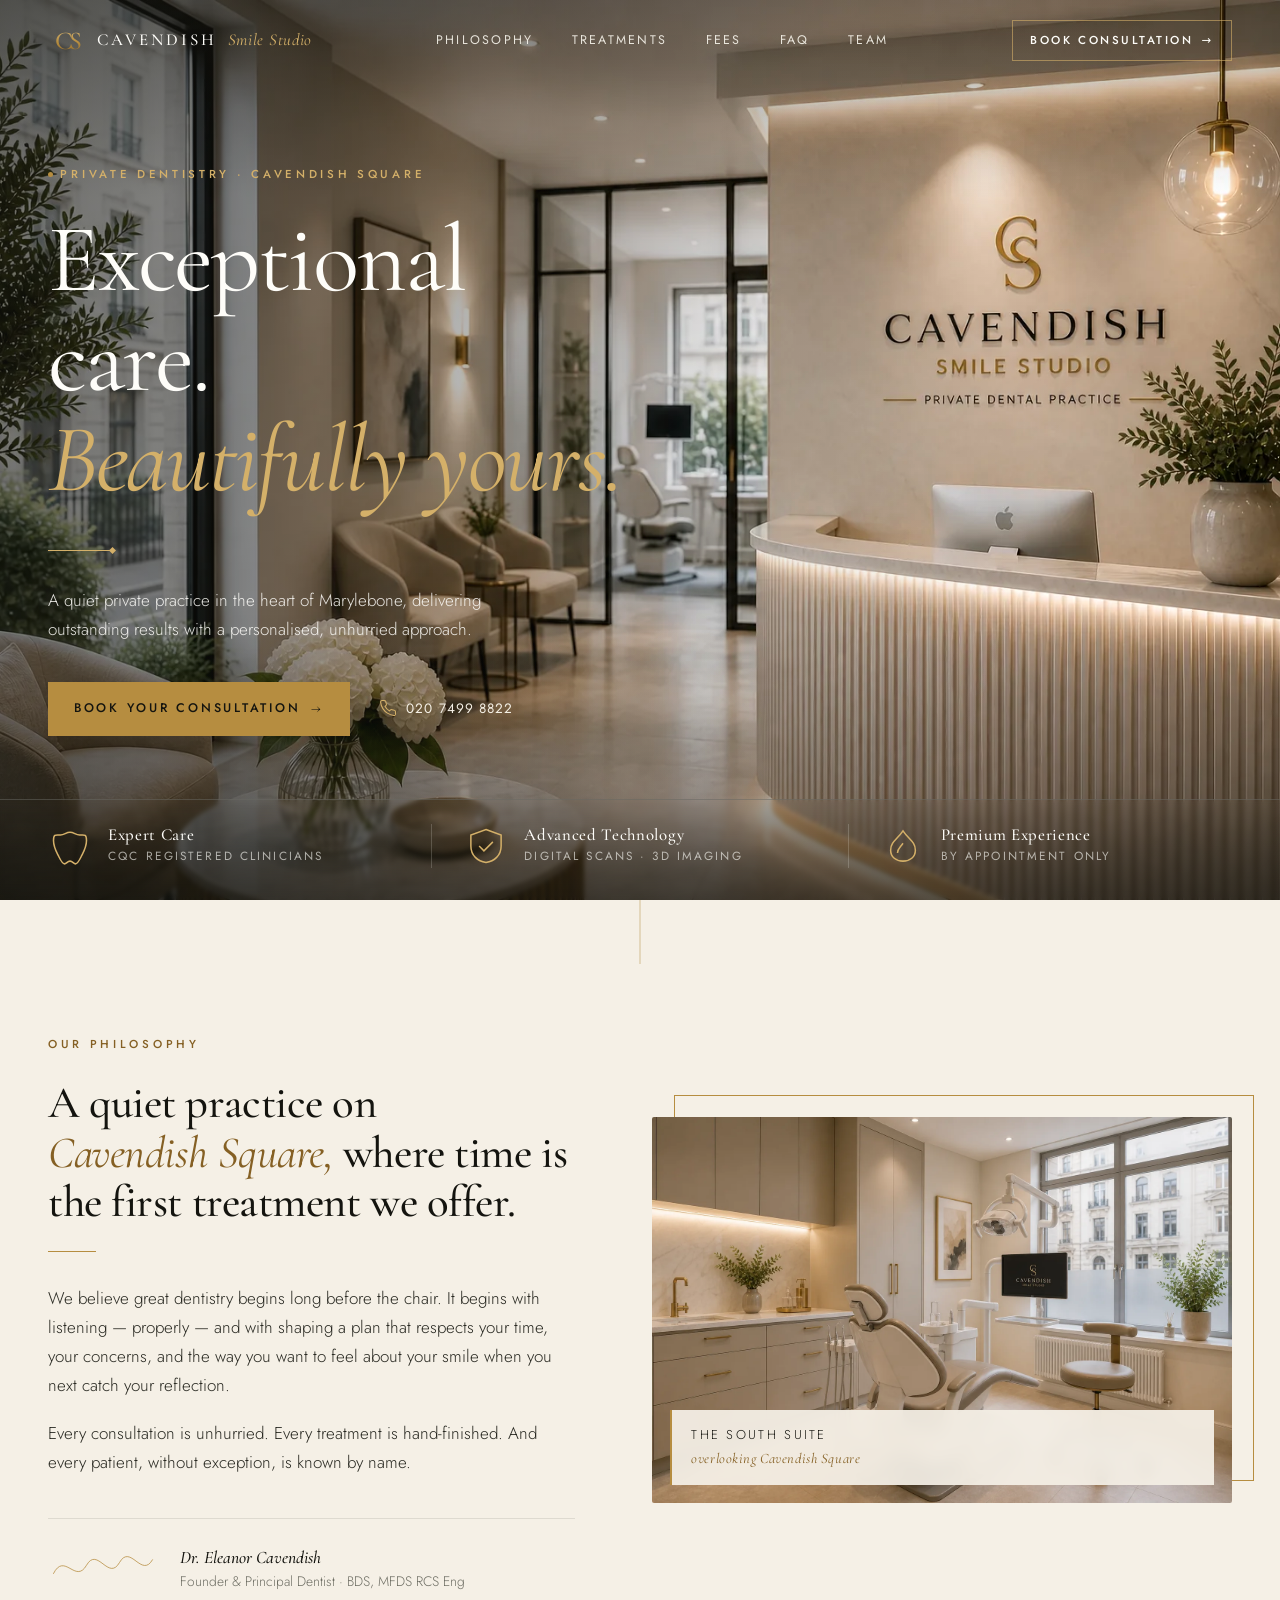
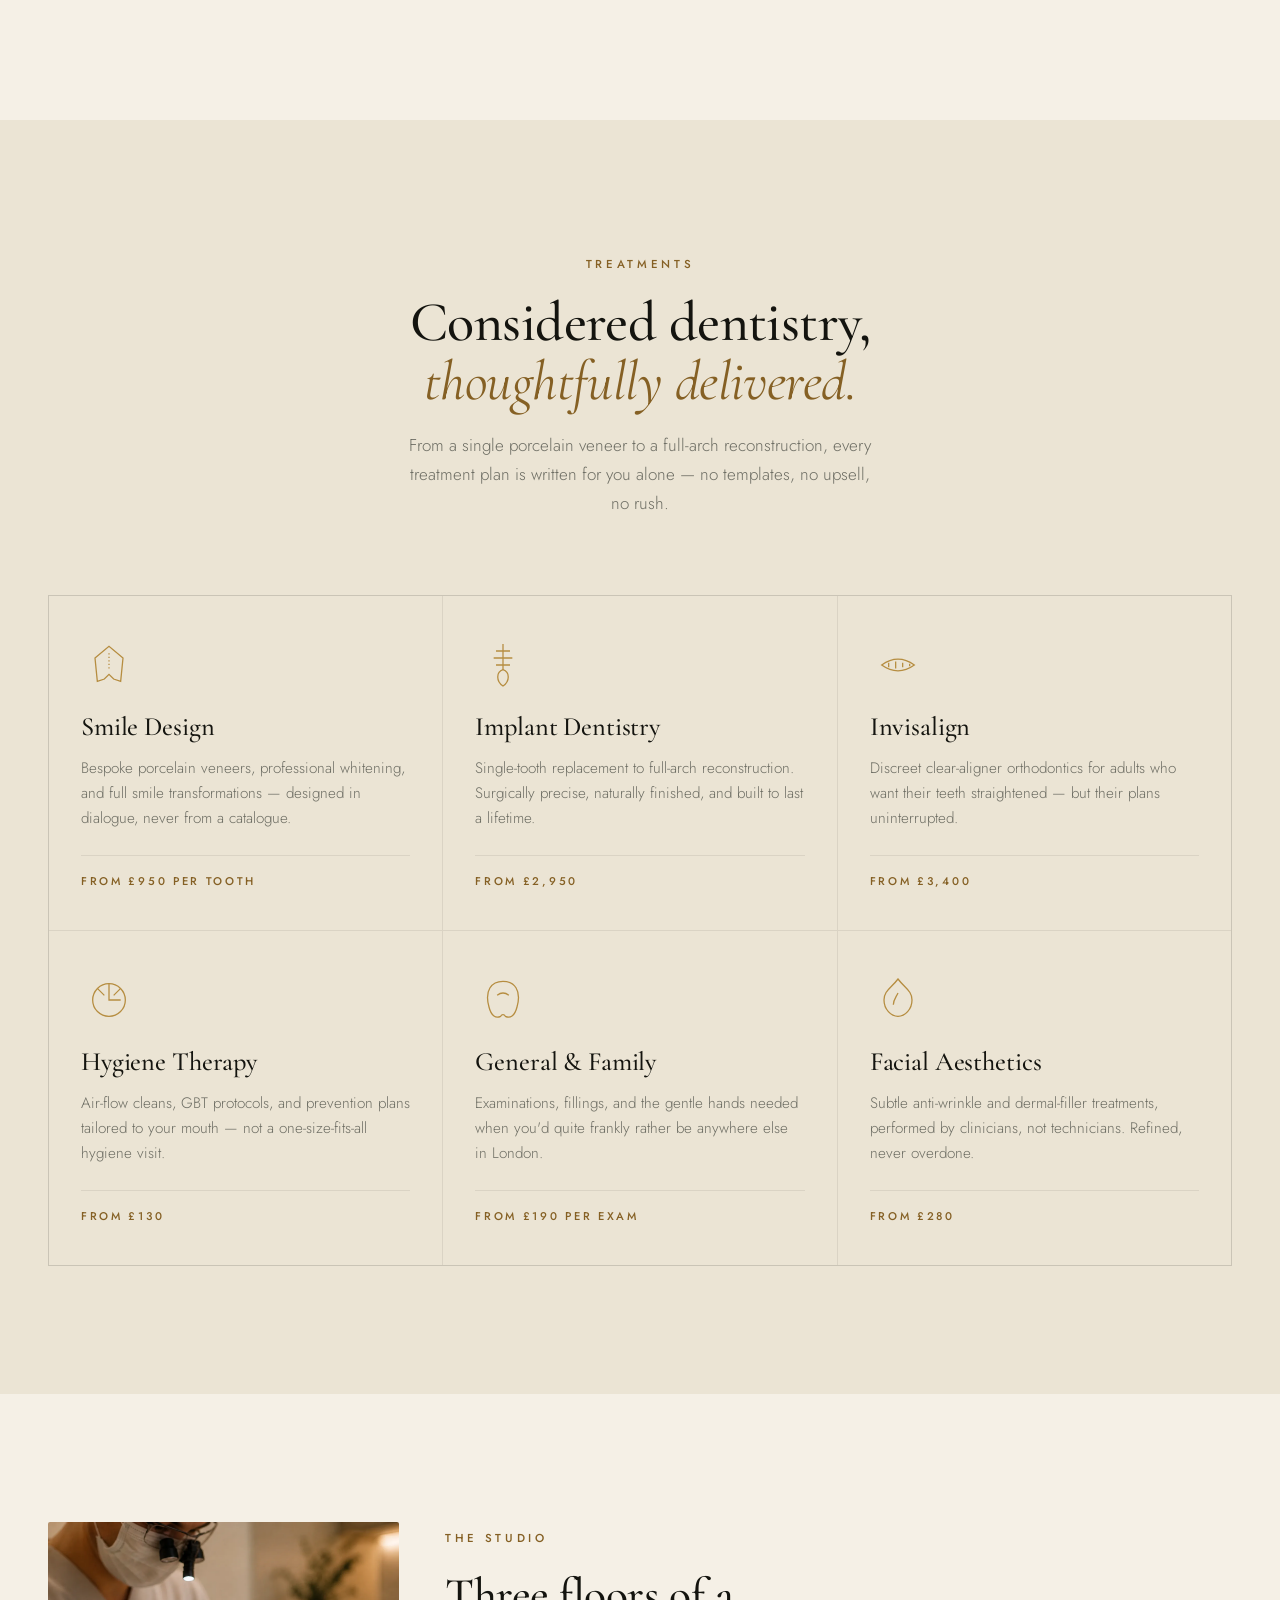
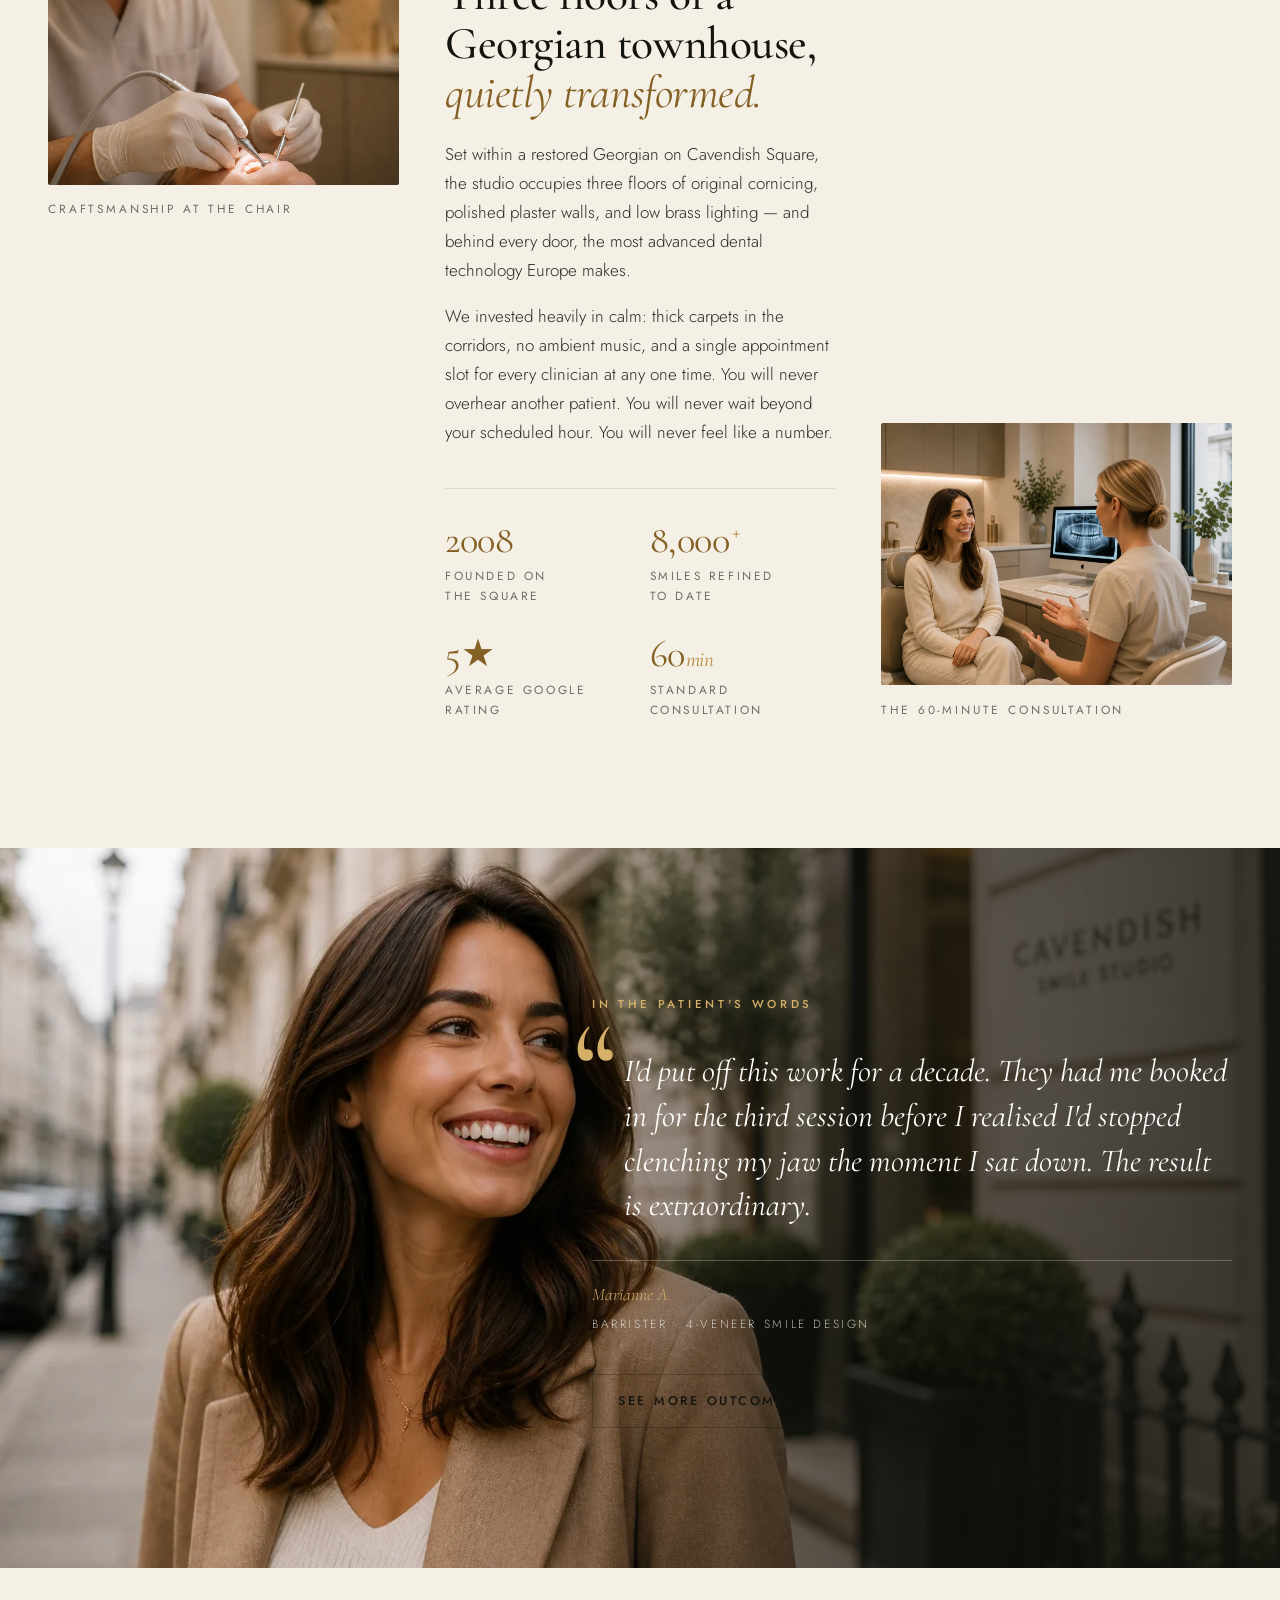
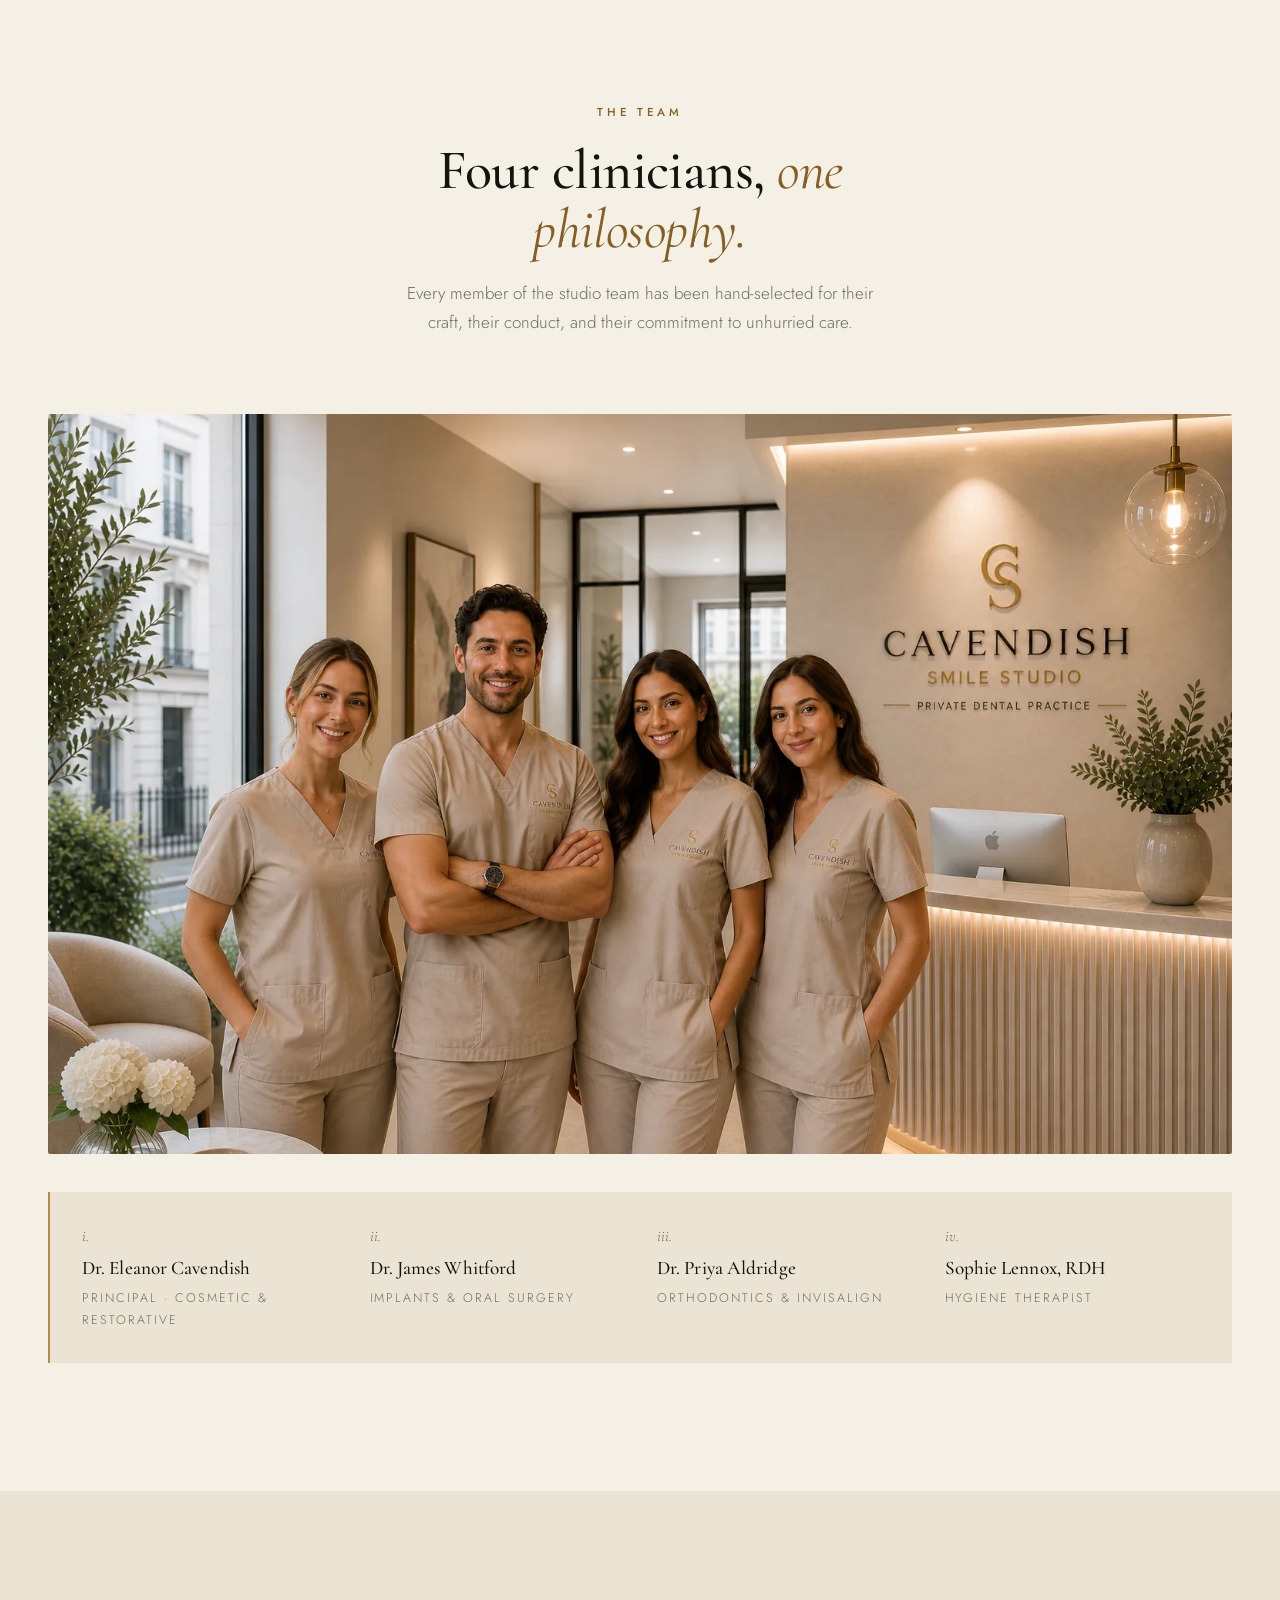
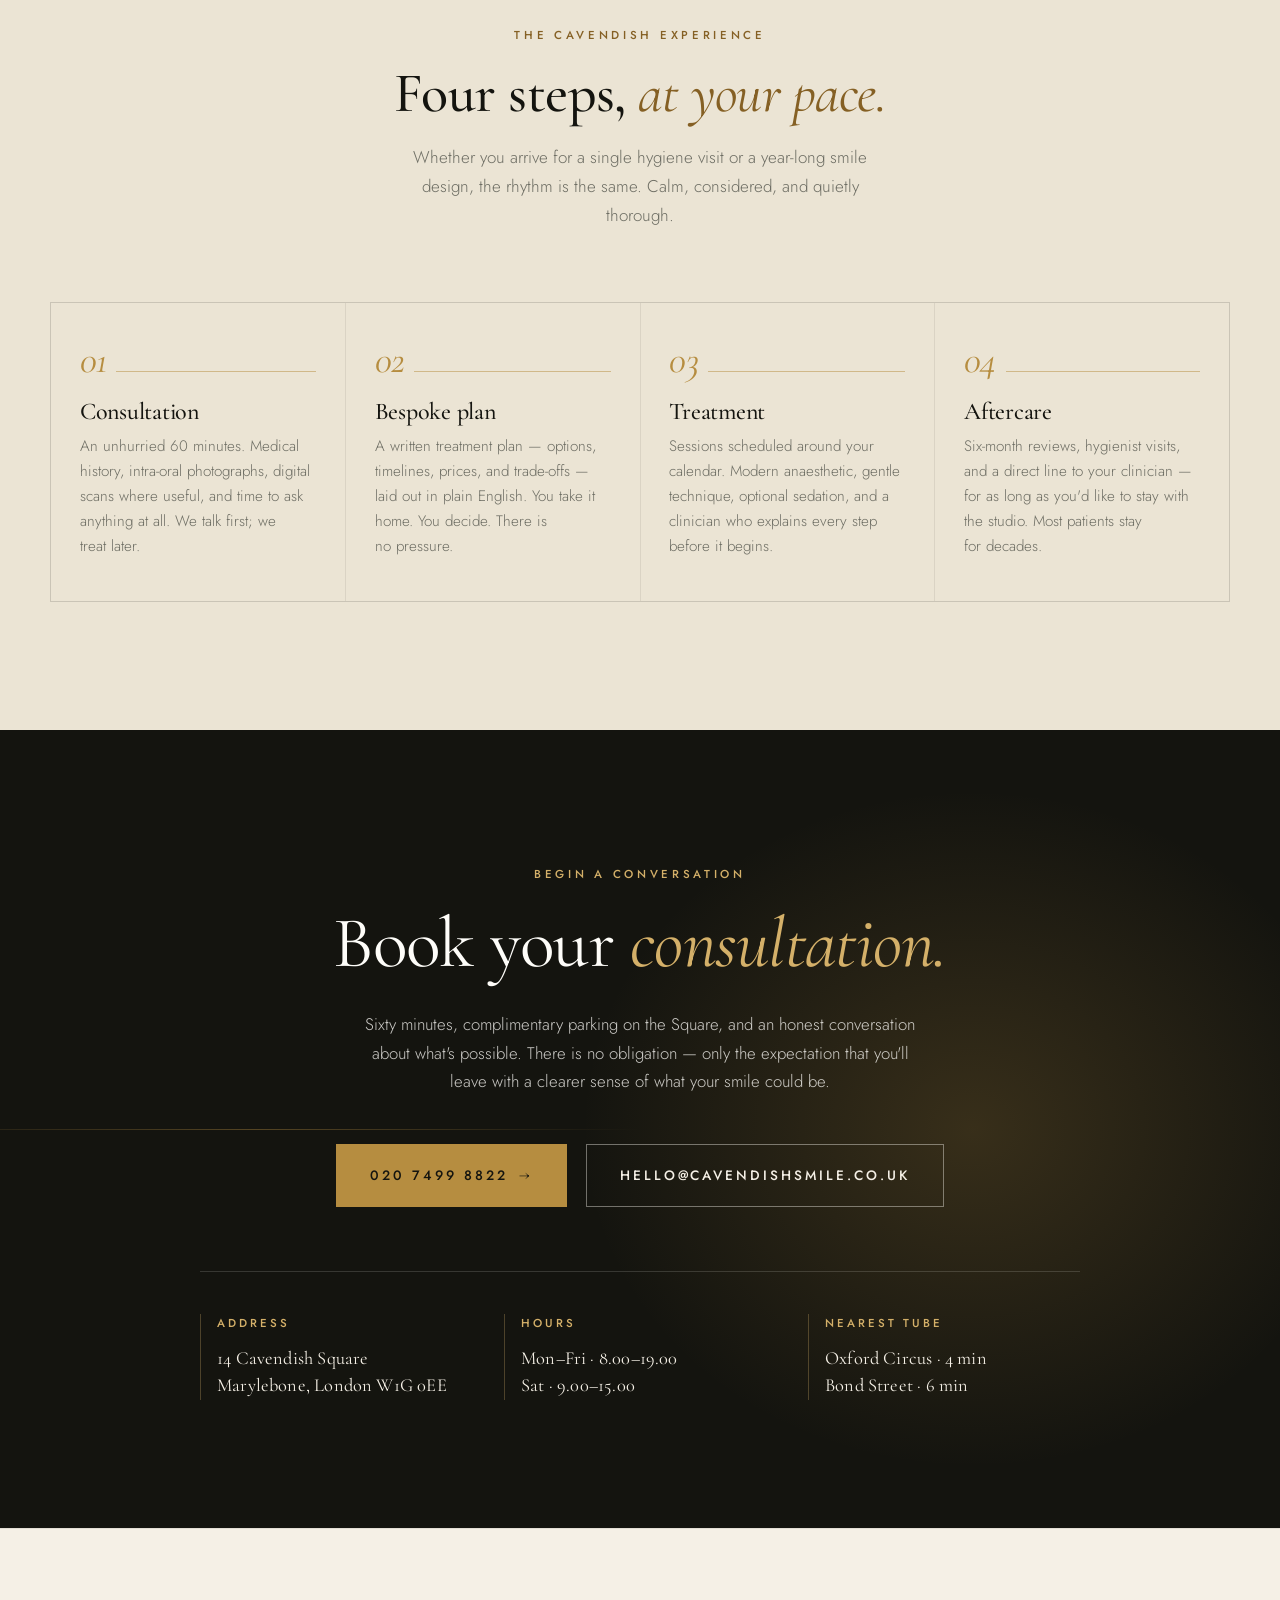
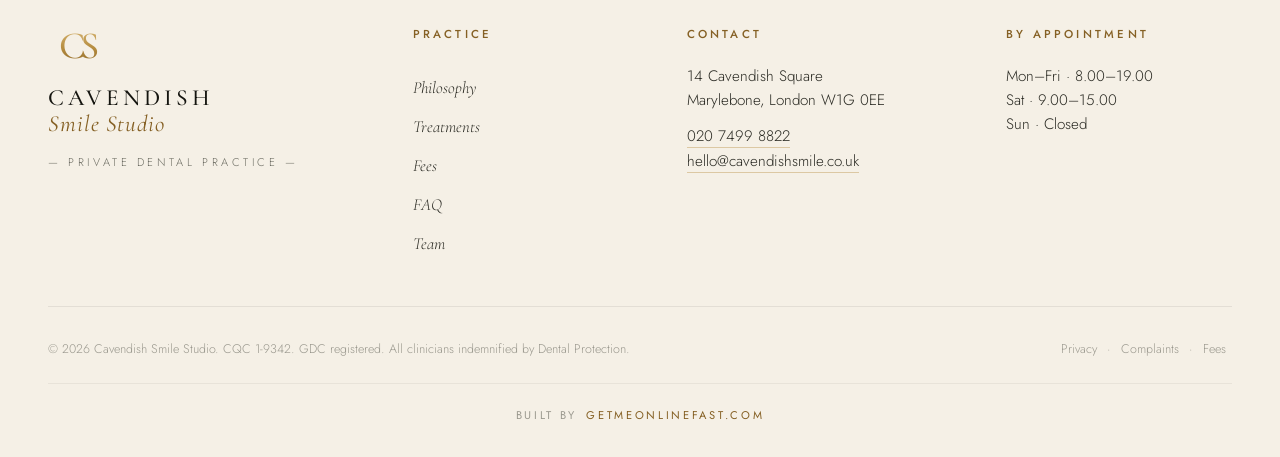
<file: index.html>
<!DOCTYPE html>
<html lang="en-GB">
<head>
<meta charset="UTF-8" />
<meta name="viewport" content="width=device-width, initial-scale=1.0" />
<title>Cavendish Smile Studio — Private Dentistry, Marylebone</title>
<meta name="description" content="A quiet private dental practice on Cavendish Square, Marylebone. Considered cosmetic, restorative and general dentistry, delivered with unhurried, expert care." />
<link rel="canonical" href="https://cavendish-smile-studio.onrender.com/" />

<!-- Open Graph -->
<meta property="og:type" content="website" />
<meta property="og:title" content="Cavendish Smile Studio — Private Dentistry, Marylebone" />
<meta property="og:description" content="A quiet private dental practice on Cavendish Square, Marylebone. Considered cosmetic, restorative and general dentistry, delivered with unhurried, expert care." />
<meta property="og:url" content="https://cavendish-smile-studio.onrender.com/" />
<meta property="og:image" content="https://cavendish-smile-studio.onrender.com/images/hero2.webp" />
<meta property="og:site_name" content="Cavendish Smile Studio" />
<meta property="og:locale" content="en_GB" />

<!-- Twitter Card -->
<meta name="twitter:card" content="summary_large_image" />
<meta name="twitter:title" content="Cavendish Smile Studio — Private Dentistry, Marylebone" />
<meta name="twitter:description" content="A quiet private dental practice on Cavendish Square, Marylebone. Considered cosmetic, restorative and general dentistry, delivered with unhurried, expert care." />
<meta name="twitter:image" content="https://cavendish-smile-studio.onrender.com/images/hero2.webp" />

<link rel="preconnect" href="https://fonts.googleapis.com">
<link rel="preconnect" href="https://fonts.gstatic.com" crossorigin>
<link href="https://fonts.googleapis.com/css2?family=Cormorant+Garamond:ital,wght@0,300;0,400;0,500;0,600;0,700;1,400;1,500;1,600&family=Jost:wght@300;400;500;600&display=swap" rel="stylesheet">
<link rel="stylesheet" href="styles.css">

<!-- JSON-LD: Dentist / LocalBusiness -->
<script type="application/ld+json">
{
  "@context": "https://schema.org",
  "@type": "Dentist",
  "@id": "https://cavendish-smile-studio.onrender.com/#practice",
  "name": "Cavendish Smile Studio",
  "alternateName": "Cavendish Smile Studio Private Dental Practice",
  "description": "A quiet private dental practice on Cavendish Square, Marylebone, offering cosmetic, restorative, implant, orthodontic and general dentistry to adult and family patients.",
  "url": "https://cavendish-smile-studio.onrender.com/",
  "logo": "https://cavendish-smile-studio.onrender.com/images/team.webp",
  "image": [
    "https://cavendish-smile-studio.onrender.com/images/hero2.webp",
    "https://cavendish-smile-studio.onrender.com/images/Treatment-Room.webp",
    "https://cavendish-smile-studio.onrender.com/images/team.webp"
  ],
  "telephone": "+44-20-7499-8822",
  "email": "hello@cavendishsmile.co.uk",
  "priceRange": "£££",
  "address": {
    "@type": "PostalAddress",
    "streetAddress": "14 Cavendish Square",
    "addressLocality": "Marylebone",
    "addressRegion": "London",
    "postalCode": "W1G 0EE",
    "addressCountry": "GB"
  },
  "geo": {
    "@type": "GeoCoordinates",
    "latitude": 51.5160,
    "longitude": -0.1454
  },
  "areaServed": {
    "@type": "City",
    "name": "London"
  },
  "openingHoursSpecification": [
    {
      "@type": "OpeningHoursSpecification",
      "dayOfWeek": ["Monday", "Tuesday", "Wednesday", "Thursday", "Friday"],
      "opens": "08:00",
      "closes": "19:00"
    },
    {
      "@type": "OpeningHoursSpecification",
      "dayOfWeek": "Saturday",
      "opens": "09:00",
      "closes": "15:00"
    }
  ],
  "medicalSpecialty": ["CosmeticDentistry", "Orthodontic", "Pediatric"],
  "availableService": [
    {"@type": "MedicalProcedure", "name": "Smile Design", "description": "Bespoke porcelain veneers, professional whitening, and full smile transformations."},
    {"@type": "MedicalProcedure", "name": "Dental Implants", "description": "Single-tooth replacement to full-arch reconstruction."},
    {"@type": "MedicalProcedure", "name": "Invisalign Orthodontics", "description": "Discreet clear-aligner therapy for adult patients."},
    {"@type": "MedicalProcedure", "name": "Hygiene Therapy", "description": "Air-flow cleans, GBT protocols, and tailored prevention plans."},
    {"@type": "MedicalProcedure", "name": "General Dentistry", "description": "Examinations, fillings, and gentle family dentistry."},
    {"@type": "MedicalProcedure", "name": "Facial Aesthetics", "description": "Subtle anti-wrinkle and dermal-filler treatments performed by clinicians."}
  ],
  "aggregateRating": {
    "@type": "AggregateRating",
    "ratingValue": "5.0",
    "reviewCount": "8000",
    "bestRating": "5",
    "worstRating": "1"
  }
}
</script>
</head>
<body>

<!-- ─────────── HEADER ─────────── -->
<header class="site-header" id="siteHeader">
  <a href="#top" class="brand" aria-label="Cavendish Smile Studio home">
    <svg class="brand-mark" viewBox="0 0 64 48" aria-hidden="true">
      <defs>
        <linearGradient id="g-mark" x1="0" y1="0" x2="0" y2="1">
          <stop offset="0%" stop-color="#e0c181"/>
          <stop offset="55%" stop-color="#b68d40"/>
          <stop offset="100%" stop-color="#856024"/>
        </linearGradient>
      </defs>
      <text x="32" y="38" text-anchor="middle"
            font-family="'Cormorant Garamond', serif"
            font-size="44" font-weight="500"
            fill="url(#g-mark)" letter-spacing="-6">CS</text>
    </svg>
    <span class="brand-word">Cavendish <em>Smile Studio</em></span>
  </a>

  <nav class="site-nav" aria-label="Primary">
    <a href="#philosophy">Philosophy</a>
    <a href="#treatments">Treatments</a>
    <a href="/fees">Fees</a>
    <a href="/faq">FAQ</a>
    <a href="#team">Team</a>
  </nav>

  <a href="#booking" class="header-cta">
    <span>Book Consultation</span>
    <span class="arrow" aria-hidden="true">→</span>
  </a>

  <button class="nav-toggle" aria-label="Open menu" aria-expanded="false" id="navToggle">
    <span></span><span></span><span></span>
  </button>
</header>

<!-- ─────────── HERO ─────────── -->
<section class="hero" id="top">
  <div class="hero-frame">
    <img src="images/hero2.webp" alt="The Cavendish Smile Studio reception, Marylebone" class="hero-image" width="1536" height="1024" />
    <div class="hero-vignette" aria-hidden="true"></div>
  </div>

  <div class="hero-inner">
    <div class="hero-content">
      <span class="eyebrow">
        <span class="dot"></span>
        Private Dentistry · Cavendish Square
      </span>
      <h1 class="hero-title">
        Exceptional care.<br>
        <em>Beautifully yours.</em>
      </h1>
      <div class="hero-rule"><span></span></div>
      <p class="hero-lede">
        A quiet private practice in the heart of Marylebone, delivering outstanding results with a personalised, unhurried&nbsp;approach.
      </p>
      <div class="hero-actions">
        <a href="#booking" class="btn btn-primary">
          <span>Book Your Consultation</span>
          <span class="arrow" aria-hidden="true">→</span>
        </a>
        <a href="tel:+442074998822" class="btn-tel">
          <span class="btn-tel-icon" aria-hidden="true">
            <svg viewBox="0 0 24 24" fill="none" stroke="currentColor" stroke-width="1.4"><path d="M22 16.92v3a2 2 0 0 1-2.18 2 19.86 19.86 0 0 1-8.63-3.07 19.5 19.5 0 0 1-6-6A19.86 19.86 0 0 1 2.12 4.18 2 2 0 0 1 4.11 2h3a2 2 0 0 1 2 1.72 12.84 12.84 0 0 0 .7 2.81 2 2 0 0 1-.45 2.11L8.09 9.91a16 16 0 0 0 6 6l1.27-1.27a2 2 0 0 1 2.11-.45 12.84 12.84 0 0 0 2.81.7A2 2 0 0 1 22 16.92z"/></svg>
          </span>
          <span>020&nbsp;7499&nbsp;8822</span>
        </a>
      </div>
    </div>
  </div>

  <div class="hero-trust" aria-label="Practice values">
    <div class="trust-pillar">
      <span class="trust-icon" aria-hidden="true">
        <svg viewBox="0 0 32 32" fill="none" stroke="currentColor" stroke-width="1.1">
          <path d="M16 6c-3 0-4 2-7 2-3 0-5-1-5 4 0 5 2 8 4 12 1.5 3 2.5 5 4 5 1.5 0 2-2 4-2s2.5 2 4 2 2.5-2 4-5c2-4 4-7 4-12 0-5-2-4-5-4-3 0-4-2-7-2z"/>
        </svg>
      </span>
      <div>
        <span class="trust-label">Expert Care</span>
        <span class="trust-sub">CQC registered clinicians</span>
      </div>
    </div>
    <div class="trust-divider" aria-hidden="true"></div>
    <div class="trust-pillar">
      <span class="trust-icon" aria-hidden="true">
        <svg viewBox="0 0 32 32" fill="none" stroke="currentColor" stroke-width="1.1">
          <path d="M16 4l11 4v8c0 7-5 11-11 12-6-1-11-5-11-12V8l11-4z"/>
          <path d="M11 16l3.5 3.5L21 13"/>
        </svg>
      </span>
      <div>
        <span class="trust-label">Advanced Technology</span>
        <span class="trust-sub">Digital scans · 3D imaging</span>
      </div>
    </div>
    <div class="trust-divider" aria-hidden="true"></div>
    <div class="trust-pillar">
      <span class="trust-icon" aria-hidden="true">
        <svg viewBox="0 0 32 32" fill="none" stroke="currentColor" stroke-width="1.1">
          <path d="M16 5C12 11 7 13 7 19c0 5 4 8 9 8s9-3 9-8c0-6-5-8-9-14z"/>
          <path d="M16 14c-2 3-4 4-4 7"/>
        </svg>
      </span>
      <div>
        <span class="trust-label">Premium Experience</span>
        <span class="trust-sub">By appointment only</span>
      </div>
    </div>
  </div>
</section>

<!-- ─────────── PHILOSOPHY ─────────── -->
<section class="philosophy" id="philosophy">
  <div class="philosophy-grid">
    <div class="philosophy-text">
      <span class="eyebrow">Our Philosophy</span>
      <h2>
        A quiet practice on <em>Cavendish&nbsp;Square,</em>
        where time is the first treatment we&nbsp;offer.
      </h2>
      <div class="rule-mini" aria-hidden="true"></div>
      <p>
        We believe great dentistry begins long before the chair. It begins with listening — properly — and with shaping a plan that respects your time, your concerns, and the way you want to feel about your smile when you next catch your reflection.
      </p>
      <p>
        Every consultation is unhurried. Every treatment is hand-finished. And every patient, without exception, is known by name.
      </p>
      <div class="signature">
        <svg viewBox="0 0 200 80" aria-hidden="true">
          <path d="M10 50 C 30 10, 50 70, 70 35 S 110 65, 130 30 S 170 60, 190 25"
                fill="none" stroke="#b68d40" stroke-width="1.4" stroke-linecap="round"/>
        </svg>
        <p><strong>Dr. Eleanor Cavendish</strong><br>Founder &amp; Principal Dentist · BDS, MFDS RCS&nbsp;Eng</p>
      </div>
    </div>

    <figure class="philosophy-figure">
      <img src="images/Treatment-Room.webp" alt="A treatment room at Cavendish Smile Studio with natural light overlooking Marylebone." width="1536" height="1024" loading="lazy" />
      <figcaption>
        <span>The South Suite</span>
        <em>overlooking Cavendish Square</em>
      </figcaption>
    </figure>
  </div>
</section>

<!-- ─────────── TREATMENTS ─────────── -->
<section class="treatments" id="treatments">
  <header class="section-head">
    <span class="eyebrow">Treatments</span>
    <h2>
      Considered dentistry,<br>
      <em>thoughtfully delivered.</em>
    </h2>
    <p>From a single porcelain veneer to a full-arch reconstruction, every treatment plan is written for you alone — no templates, no upsell, no rush.</p>
  </header>

  <ul class="treatments-grid">
    <li class="treatment">
      <div class="treatment-glyph" aria-hidden="true">
        <svg viewBox="0 0 48 48" fill="none" stroke="currentColor" stroke-width="1.1">
          <path d="M12 18 L24 8 L36 18 L34 38 L28 36 L24 32 L20 36 L14 38 Z"/>
          <path d="M24 14 L24 28" stroke-dasharray="1 2"/>
        </svg>
      </div>
      <h3>Smile Design</h3>
      <p>Bespoke porcelain veneers, professional whitening, and full smile transformations — designed in dialogue, never from a&nbsp;catalogue.</p>
      <span class="treatment-meta">From £950 per tooth</span>
    </li>

    <li class="treatment">
      <div class="treatment-glyph" aria-hidden="true">
        <svg viewBox="0 0 48 48" fill="none" stroke="currentColor" stroke-width="1.1">
          <path d="M24 6 L24 28"/>
          <path d="M18 12 L30 12 M16 18 L32 18 M18 24 L30 24"/>
          <path d="M24 28 C 18 30, 18 38, 24 42 C 30 38, 30 30, 24 28 Z"/>
        </svg>
      </div>
      <h3>Implant Dentistry</h3>
      <p>Single-tooth replacement to full-arch reconstruction. Surgically precise, naturally finished, and built to last a&nbsp;lifetime.</p>
      <span class="treatment-meta">From £2,950</span>
    </li>

    <li class="treatment">
      <div class="treatment-glyph" aria-hidden="true">
        <svg viewBox="0 0 48 48" fill="none" stroke="currentColor" stroke-width="1.1">
          <path d="M10 24 Q 24 14, 38 24 Q 24 34, 10 24 Z"/>
          <path d="M16 22 L16 26 M22 21 L22 27 M28 22 L28 26 M34 23 L34 25"/>
        </svg>
      </div>
      <h3>Invisalign</h3>
      <p>Discreet clear-aligner orthodontics for adults who want their teeth straightened — but their plans uninterrupted.</p>
      <span class="treatment-meta">From £3,400</span>
    </li>

    <li class="treatment">
      <div class="treatment-glyph" aria-hidden="true">
        <svg viewBox="0 0 48 48" fill="none" stroke="currentColor" stroke-width="1.1">
          <circle cx="24" cy="24" r="14"/>
          <path d="M24 10 L24 24 L34 24"/>
          <path d="M14 14 L20 20 M34 14 L28 20"/>
        </svg>
      </div>
      <h3>Hygiene Therapy</h3>
      <p>Air-flow cleans, GBT protocols, and prevention plans tailored to your mouth — not a one-size-fits-all hygiene visit.</p>
      <span class="treatment-meta">From £130</span>
    </li>

    <li class="treatment">
      <div class="treatment-glyph" aria-hidden="true">
        <svg viewBox="0 0 48 48" fill="none" stroke="currentColor" stroke-width="1.1">
          <path d="M24 8 C 14 8, 8 16, 12 30 C 14 38, 18 40, 22 38 C 23 36, 25 36, 26 38 C 30 40, 34 38, 36 30 C 40 16, 34 8, 24 8 Z"/>
          <path d="M19 20 Q 24 16, 29 20"/>
        </svg>
      </div>
      <h3>General &amp; Family</h3>
      <p>Examinations, fillings, and the gentle hands needed when you'd quite frankly rather be anywhere else in&nbsp;London.</p>
      <span class="treatment-meta">From £190 per exam</span>
    </li>

    <li class="treatment">
      <div class="treatment-glyph" aria-hidden="true">
        <svg viewBox="0 0 48 48" fill="none" stroke="currentColor" stroke-width="1.1">
          <path d="M24 6 C 18 14, 12 16, 12 24 C 12 32, 18 38, 24 38 C 30 38, 36 32, 36 24 C 36 16, 30 14, 24 6 Z"/>
          <path d="M24 18 C 22 22, 20 24, 20 28"/>
        </svg>
      </div>
      <h3>Facial Aesthetics</h3>
      <p>Subtle anti-wrinkle and dermal-filler treatments, performed by clinicians, not technicians. Refined, never&nbsp;overdone.</p>
      <span class="treatment-meta">From £280</span>
    </li>
  </ul>
</section>

<!-- ─────────── STUDIO ─────────── -->
<section class="studio" id="studio">
  <div class="studio-grid">
    <figure class="studio-figure studio-figure--craft">
      <img src="images/Craftsmanship.webp" alt="A clinician working with surgical loupes — close attention, fine detail." width="1536" height="1024" loading="lazy" />
      <figcaption>Craftsmanship at the chair</figcaption>
    </figure>

    <div class="studio-text">
      <span class="eyebrow">The Studio</span>
      <h2>
        Three floors of a Georgian townhouse,<br>
        <em>quietly transformed.</em>
      </h2>
      <p>
        Set within a restored Georgian on Cavendish Square, the studio occupies three floors of original cornicing, polished plaster walls, and low brass lighting — and behind every door, the most advanced dental technology Europe makes.
      </p>
      <p>
        We invested heavily in calm: thick carpets in the corridors, no ambient music, and a single appointment slot for every clinician at any one time. You will never overhear another patient. You will never wait beyond your scheduled hour. You will never feel like a&nbsp;number.
      </p>

      <ul class="studio-stats">
        <li>
          <span class="stat-value">2008</span>
          <span class="stat-label">Founded on the&nbsp;Square</span>
        </li>
        <li>
          <span class="stat-value">8,000<span class="plus">+</span></span>
          <span class="stat-label">Smiles refined to&nbsp;date</span>
        </li>
        <li>
          <span class="stat-value">5★</span>
          <span class="stat-label">Average Google rating</span>
        </li>
        <li>
          <span class="stat-value">60<span class="unit">min</span></span>
          <span class="stat-label">Standard consultation</span>
        </li>
      </ul>
    </div>

    <figure class="studio-figure studio-figure--talk">
      <img src="images/Consultation.webp" alt="A patient and clinician in conversation, reviewing a digital scan." width="1536" height="1024" loading="lazy" />
      <figcaption>The 60-minute consultation</figcaption>
    </figure>
  </div>
</section>

<!-- ─────────── OUTCOMES ─────────── -->
<section class="outcomes">
  <div class="outcomes-frame">
    <img src="images/Smile-Lifestyle-Outcome.webp" alt="A patient on Cavendish Square, after treatment with the studio." width="1536" height="1024" loading="lazy" />
    <div class="outcomes-veil" aria-hidden="true"></div>
  </div>

  <div class="outcomes-inner">
    <span class="eyebrow eyebrow--light">In the Patient's Words</span>
    <blockquote class="testimonial">
      <p>
        <span class="quote-mark" aria-hidden="true">&ldquo;</span>
        I'd put off this work for a decade. They had me booked in for the third session before I realised I'd stopped clenching my jaw the moment I sat down. The result is&nbsp;extraordinary.
      </p>
      <footer>
        <span class="cite-name">Marianne A.</span>
        <span class="cite-role">Barrister · 4-veneer smile design</span>
      </footer>
    </blockquote>
    <a href="#booking" class="btn btn-ghost">
      <span>See more outcomes</span>
      <span class="arrow" aria-hidden="true">→</span>
    </a>
  </div>
</section>

<!-- ─────────── TEAM ─────────── -->
<section class="team" id="team">
  <header class="section-head section-head--centred">
    <span class="eyebrow">The Team</span>
    <h2>
      Four clinicians, <em>one philosophy.</em>
    </h2>
    <p>Every member of the studio team has been hand-selected for their craft, their conduct, and their commitment to unhurried care.</p>
  </header>

  <figure class="team-figure">
    <img src="images/team.webp" alt="The Cavendish Smile Studio clinical team, on the practice floor." width="1536" height="1024" loading="lazy" />
    <figcaption class="team-caption">
      <ol class="team-roster">
        <li>
          <span class="roster-num">i.</span>
          <strong>Dr. Eleanor Cavendish</strong>
          <span>Principal · Cosmetic &amp; Restorative</span>
        </li>
        <li>
          <span class="roster-num">ii.</span>
          <strong>Dr. James Whitford</strong>
          <span>Implants &amp; Oral Surgery</span>
        </li>
        <li>
          <span class="roster-num">iii.</span>
          <strong>Dr. Priya Aldridge</strong>
          <span>Orthodontics &amp; Invisalign</span>
        </li>
        <li>
          <span class="roster-num">iv.</span>
          <strong>Sophie Lennox, RDH</strong>
          <span>Hygiene Therapist</span>
        </li>
      </ol>
    </figcaption>
  </figure>
</section>

<!-- ─────────── EXPERIENCE ─────────── -->
<section class="experience" id="experience">
  <header class="section-head">
    <span class="eyebrow">The Cavendish Experience</span>
    <h2>
      Four steps, <em>at your pace.</em>
    </h2>
    <p>Whether you arrive for a single hygiene visit or a year-long smile design, the rhythm is the same. Calm, considered, and quietly thorough.</p>
  </header>

  <ol class="experience-steps">
    <li>
      <div class="step-number"><span>01</span></div>
      <div class="step-body">
        <h3>Consultation</h3>
        <p>An unhurried 60 minutes. Medical history, intra-oral photographs, digital scans where useful, and time to ask anything at all. We talk first; we treat&nbsp;later.</p>
      </div>
    </li>
    <li>
      <div class="step-number"><span>02</span></div>
      <div class="step-body">
        <h3>Bespoke plan</h3>
        <p>A written treatment plan — options, timelines, prices, and trade-offs — laid out in plain English. You take it home. You decide. There is no&nbsp;pressure.</p>
      </div>
    </li>
    <li>
      <div class="step-number"><span>03</span></div>
      <div class="step-body">
        <h3>Treatment</h3>
        <p>Sessions scheduled around your calendar. Modern anaesthetic, gentle technique, optional sedation, and a clinician who explains every step before&nbsp;it&nbsp;begins.</p>
      </div>
    </li>
    <li>
      <div class="step-number"><span>04</span></div>
      <div class="step-body">
        <h3>Aftercare</h3>
        <p>Six-month reviews, hygienist visits, and a direct line to your clinician — for as long as you'd like to stay with the studio. Most patients stay for&nbsp;decades.</p>
      </div>
    </li>
  </ol>
</section>

<!-- ─────────── BOOKING ─────────── -->
<section class="booking" id="booking">
  <div class="booking-inner">
    <span class="eyebrow eyebrow--light">Begin a Conversation</span>
    <h2>
      Book your <em>consultation.</em>
    </h2>
    <p class="booking-lede">
      Sixty minutes, complimentary parking on the Square, and an honest conversation about what's possible. There is no obligation — only the expectation that you'll leave with a clearer sense of what your smile could&nbsp;be.
    </p>

    <div class="booking-actions">
      <a href="tel:+442074998822" class="btn btn-primary btn-large">
        <span>020&nbsp;7499&nbsp;8822</span>
        <span class="arrow" aria-hidden="true">→</span>
      </a>
      <a href="mailto:hello@cavendishsmile.co.uk" class="btn btn-ghost btn-ghost--light btn-large">
        <span>hello@cavendishsmile.co.uk</span>
      </a>
    </div>

    <dl class="booking-meta">
      <div>
        <dt>Address</dt>
        <dd>14 Cavendish&nbsp;Square<br>Marylebone, London W1G&nbsp;0EE</dd>
      </div>
      <div>
        <dt>Hours</dt>
        <dd>Mon–Fri · 8.00–19.00<br>Sat · 9.00–15.00</dd>
      </div>
      <div>
        <dt>Nearest tube</dt>
        <dd>Oxford Circus · 4 min<br>Bond Street · 6 min</dd>
      </div>
    </dl>
  </div>
</section>

<!-- ─────────── FOOTER ─────────── -->
<footer class="site-footer">
  <div class="footer-grid">
    <div class="footer-brand">
      <svg class="brand-mark brand-mark--lg" viewBox="0 0 64 48" aria-hidden="true">
        <defs>
          <linearGradient id="g-mark-foot" x1="0" y1="0" x2="0" y2="1">
            <stop offset="0%" stop-color="#e0c181"/>
            <stop offset="55%" stop-color="#b68d40"/>
            <stop offset="100%" stop-color="#856024"/>
          </linearGradient>
        </defs>
        <text x="32" y="38" text-anchor="middle"
              font-family="'Cormorant Garamond', serif"
              font-size="44" font-weight="500"
              fill="url(#g-mark-foot)" letter-spacing="-6">CS</text>
      </svg>
      <p class="footer-wordmark">Cavendish<br><em>Smile&nbsp;Studio</em></p>
      <p class="footer-tag">— Private Dental Practice —</p>
    </div>

    <nav class="footer-nav" aria-label="Footer">
      <span class="footer-h">Practice</span>
      <a href="#philosophy">Philosophy</a>
      <a href="#treatments">Treatments</a>
      <a href="/fees">Fees</a>
      <a href="/faq">FAQ</a>
      <a href="#team">Team</a>
    </nav>

    <div class="footer-contact">
      <span class="footer-h">Contact</span>
      <p>14 Cavendish Square<br>Marylebone, London W1G&nbsp;0EE</p>
      <p><a href="tel:+442074998822">020 7499 8822</a><br>
         <a href="mailto:hello@cavendishsmile.co.uk">hello@cavendishsmile.co.uk</a></p>
    </div>

    <div class="footer-hours">
      <span class="footer-h">By Appointment</span>
      <p>Mon–Fri · 8.00–19.00<br>Sat · 9.00–15.00<br>Sun · Closed</p>
    </div>
  </div>

  <div class="footer-foot">
    <p>© 2026 Cavendish Smile Studio. CQC&nbsp;1-9342. GDC registered. All clinicians indemnified by Dental&nbsp;Protection.</p>
    <p><a href="#">Privacy</a> · <a href="#">Complaints</a> · <a href="/fees">Fees</a></p>
  </div>
  <div class="footer-credit">
    <p>Built by <a href="https://getmeonlinefast.com" target="_blank" rel="noopener">getmeonlinefast.com</a></p>
  </div>
</footer>

<script src="script.js" defer></script>
</body>
</html>
</file>
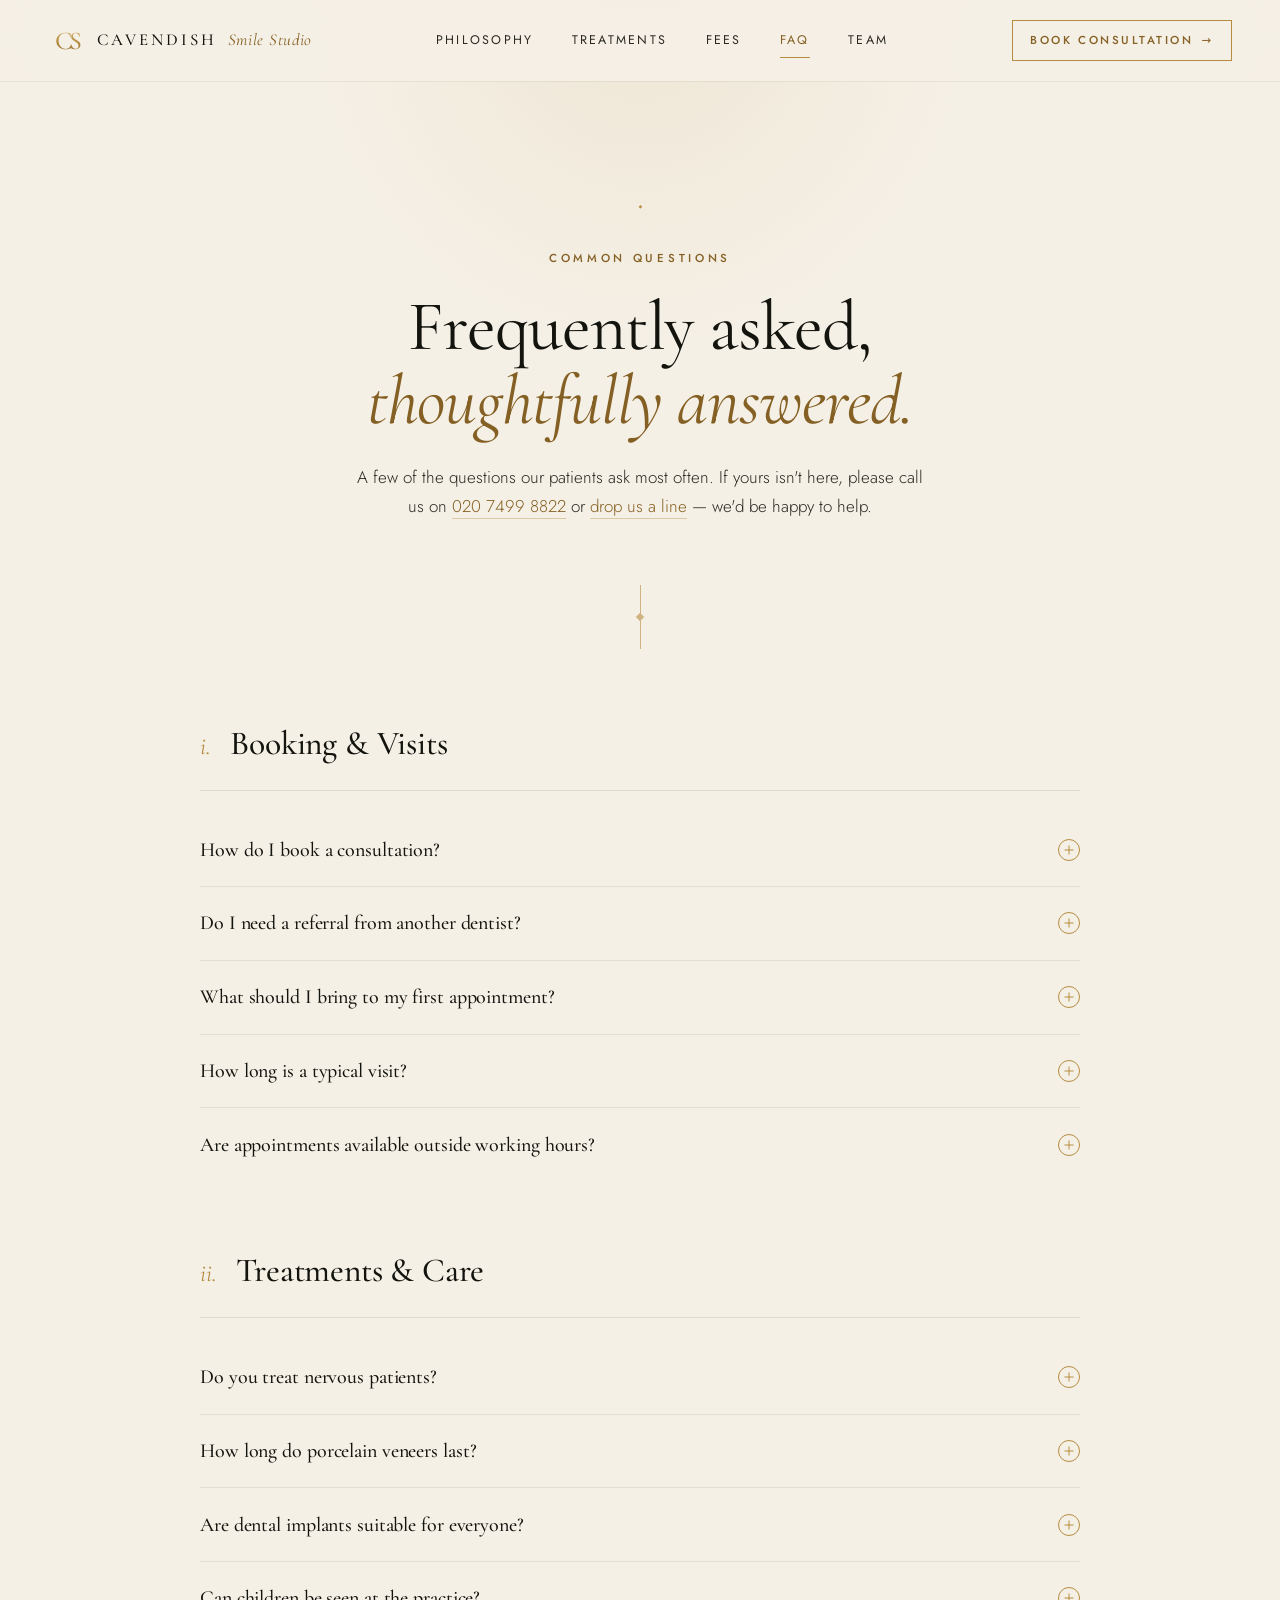
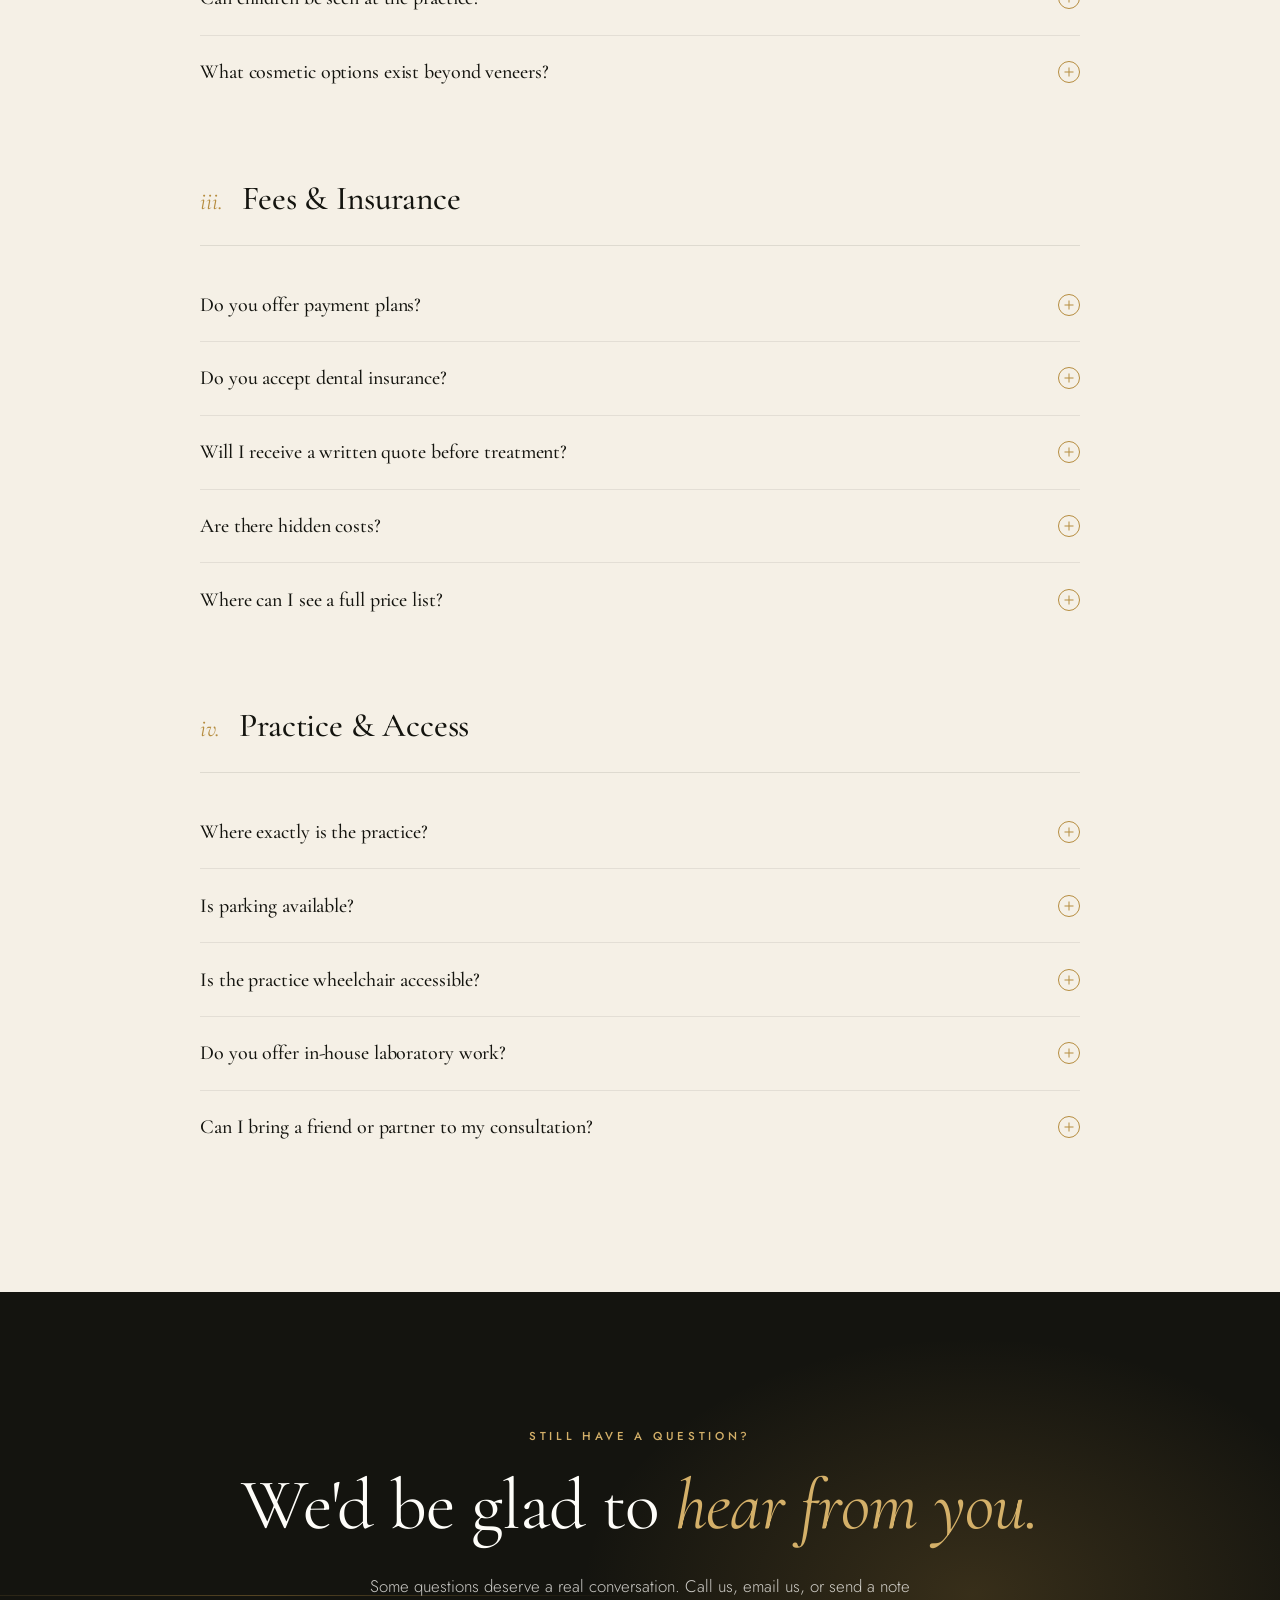
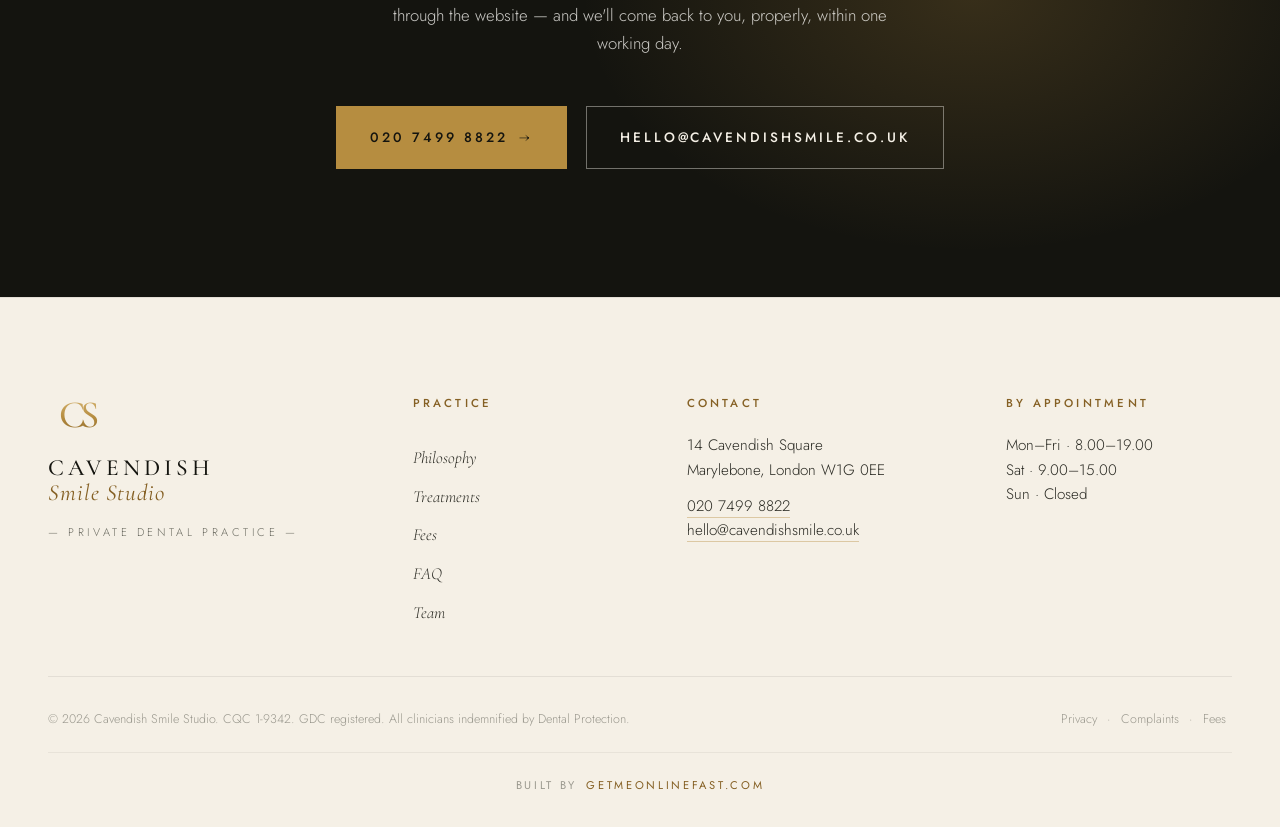
<file: faq.html>
<!DOCTYPE html>
<html lang="en-GB">
<head>
<meta charset="UTF-8" />
<meta name="viewport" content="width=device-width, initial-scale=1.0" />
<title>Frequently Asked Questions — Cavendish Smile Studio</title>
<meta name="description" content="Answers to common questions about consultations, treatments, fees, insurance, and visiting our private dental practice on Cavendish Square, Marylebone, London." />
<link rel="canonical" href="https://cavendish-smile-studio.onrender.com/faq" />

<!-- Open Graph -->
<meta property="og:type" content="article" />
<meta property="og:title" content="Frequently Asked Questions — Cavendish Smile Studio" />
<meta property="og:description" content="Answers to common questions about consultations, treatments, fees, insurance, and visiting our private dental practice on Cavendish Square, Marylebone, London." />
<meta property="og:url" content="https://cavendish-smile-studio.onrender.com/faq" />
<meta property="og:image" content="https://cavendish-smile-studio.onrender.com/images/hero2.webp" />
<meta property="og:site_name" content="Cavendish Smile Studio" />
<meta property="og:locale" content="en_GB" />

<!-- Twitter Card -->
<meta name="twitter:card" content="summary_large_image" />
<meta name="twitter:title" content="Frequently Asked Questions — Cavendish Smile Studio" />
<meta name="twitter:description" content="Answers to common questions about consultations, treatments, fees, insurance, and visiting our private dental practice on Cavendish Square, Marylebone." />
<meta name="twitter:image" content="https://cavendish-smile-studio.onrender.com/images/hero2.webp" />

<link rel="preconnect" href="https://fonts.googleapis.com">
<link rel="preconnect" href="https://fonts.gstatic.com" crossorigin>
<link href="https://fonts.googleapis.com/css2?family=Cormorant+Garamond:ital,wght@0,300;0,400;0,500;0,600;0,700;1,400;1,500;1,600&family=Jost:wght@300;400;500;600&display=swap" rel="stylesheet">
<link rel="stylesheet" href="styles.css">

<!-- JSON-LD: FAQPage + BreadcrumbList -->
<script type="application/ld+json">
{
  "@context": "https://schema.org",
  "@type": "FAQPage",
  "mainEntity": [
    {"@type": "Question", "name": "How do I book a consultation?", "acceptedAnswer": {"@type": "Answer", "text": "You can book by calling 020 7499 8822, emailing hello@cavendishsmile.co.uk, or using our enquiry form. We'll respond within one working day to schedule a 60-minute consultation at a time that suits you."}},
    {"@type": "Question", "name": "Do I need a referral from another dentist?", "acceptedAnswer": {"@type": "Answer", "text": "No referral is required. Many of our patients arrive directly, often having heard about the studio from a friend or family member. We're equally happy to receive referrals from other practitioners and to write back to your existing dentist with our findings if you wish."}},
    {"@type": "Question", "name": "What should I bring to my first appointment?", "acceptedAnswer": {"@type": "Answer", "text": "Just yourself. If you have recent dental records, x-rays, or a list of medications from another practice, those can be helpful — but they're not required. We'll take fresh imaging and a full history at your consultation."}},
    {"@type": "Question", "name": "How long is a typical visit?", "acceptedAnswer": {"@type": "Answer", "text": "A first consultation is 60 minutes. Routine examinations are 45 minutes; treatment sessions vary by procedure. We never double-book and we never run late — your time is part of the treatment."}},
    {"@type": "Question", "name": "Are appointments available outside working hours?", "acceptedAnswer": {"@type": "Answer", "text": "Yes — Saturday morning appointments are available by request. Existing patients also have access to an out-of-hours emergency line for urgent issues."}},
    {"@type": "Question", "name": "Do you treat nervous patients?", "acceptedAnswer": {"@type": "Answer", "text": "Yes — a significant proportion of our patients describe themselves as nervous of dentistry. We offer extended consultation times, optional oral or IV sedation, calm pre-treatment rooms, and a deliberately unhurried approach. Many patients find their first visit dispels years of anxiety."}},
    {"@type": "Question", "name": "How long do porcelain veneers last?", "acceptedAnswer": {"@type": "Answer", "text": "With proper care, modern porcelain veneers typically last 15 to 20 years. We use only high-quality materials, and we'll recommend a maintenance plan tailored to your bite, lifestyle, and the way you eat. Composite bonding is a less invasive alternative — we'll always discuss both at consultation."}},
    {"@type": "Question", "name": "Are dental implants suitable for everyone?", "acceptedAnswer": {"@type": "Answer", "text": "Most adults are candidates for implants, though a thorough assessment of bone density and general health is essential. Where bone augmentation is needed, we can perform this in-house alongside the implant placement, often in a single visit under sedation."}},
    {"@type": "Question", "name": "Can children be seen at the practice?", "acceptedAnswer": {"@type": "Answer", "text": "Yes — we see children from age 3 with longer appointment slots and a gentle, playful tone. Our hygiene therapist runs preventive sessions designed specifically for younger patients, and we coordinate with parents on diet and brushing routines."}},
    {"@type": "Question", "name": "What cosmetic options exist beyond veneers?", "acceptedAnswer": {"@type": "Answer", "text": "Composite bonding, professional whitening (in-chair or take-home), gum contouring, and full Invisalign orthodontics — often combined into a single, sequenced treatment plan. We'll discuss every option at your consultation, including alternatives that may achieve your goals at lower cost."}},
    {"@type": "Question", "name": "Do you offer payment plans?", "acceptedAnswer": {"@type": "Answer", "text": "Yes. We offer 0% interest finance over 12 months on treatments above £1,000, subject to status, through Tabeo. Longer-term finance (24 to 60 months) is available at standard rates for larger treatment plans."}},
    {"@type": "Question", "name": "Do you accept dental insurance?", "acceptedAnswer": {"@type": "Answer", "text": "We accept all major UK dental insurance and private health plans, including Bupa, AXA, Vitality, WPA, Cigna, and Denplan. Please bring your policy details to your first appointment, and we'll confirm what's covered before any treatment begins."}},
    {"@type": "Question", "name": "Will I receive a written quote before treatment?", "acceptedAnswer": {"@type": "Answer", "text": "Always. Every treatment plan is itemised in writing, with prices, timings, materials, and alternatives clearly laid out. You take it home, you decide. There is no pressure to proceed at consultation."}},
    {"@type": "Question", "name": "Are there hidden costs?", "acceptedAnswer": {"@type": "Answer", "text": "No. Our quoted fee includes materials, laboratory work, and all required follow-up appointments — unless otherwise specified in writing in advance. If anything changes mid-treatment, you'll be informed and approve the change before any extra cost is incurred."}},
    {"@type": "Question", "name": "Where can I see a full price list?", "acceptedAnswer": {"@type": "Answer", "text": "Our complete fee schedule is published openly at cavendishsmile.co.uk/fees. We believe in pricing transparency — no hidden tiers, no 'price on application' entries, and no surprises."}},
    {"@type": "Question", "name": "Where exactly is the practice?", "acceptedAnswer": {"@type": "Answer", "text": "14 Cavendish Square, Marylebone, London W1G 0EE — on the south side of Cavendish Square Gardens. Oxford Circus tube is a 4-minute walk; Bond Street is 6. The studio occupies three floors of a restored Georgian townhouse."}},
    {"@type": "Question", "name": "Is parking available?", "acceptedAnswer": {"@type": "Answer", "text": "Yes — we offer complimentary on-square parking for all consultation appointments (one parking permit per visit, validated at reception). For longer treatment sessions, we recommend the Cavendish Square car park, which is a 1-minute walk away."}},
    {"@type": "Question", "name": "Is the practice wheelchair accessible?", "acceptedAnswer": {"@type": "Answer", "text": "Yes. We have step-free access from the street, a ground-floor consultation suite, and lift access to the upper floors. Please let us know in advance and we'll prepare the ground-floor surgery for your visit."}},
    {"@type": "Question", "name": "Do you offer in-house laboratory work?", "acceptedAnswer": {"@type": "Answer", "text": "For most veneer and crown work we collaborate with a dedicated London ceramicist whose work has been featured in leading dental aesthetics journals. For digital workflows (3D scans, milled restorations), we have an in-house CEREC mill, allowing same-day restorations where appropriate."}},
    {"@type": "Question", "name": "Can I bring a friend or partner to my consultation?", "acceptedAnswer": {"@type": "Answer", "text": "Of course. Our consultation rooms are designed to accommodate a companion, and we welcome the second perspective — especially for cosmetic decisions or treatment plans involving recovery time."}}
  ]
}
</script>
<script type="application/ld+json">
{
  "@context": "https://schema.org",
  "@type": "BreadcrumbList",
  "itemListElement": [
    {"@type": "ListItem", "position": 1, "name": "Home", "item": "https://cavendish-smile-studio.onrender.com/"},
    {"@type": "ListItem", "position": 2, "name": "FAQ", "item": "https://cavendish-smile-studio.onrender.com/faq"}
  ]
}
</script>
</head>
<body class="page-content">

<!-- ─────────── HEADER ─────────── -->
<header class="site-header is-static" id="siteHeader">
  <a href="/" class="brand" aria-label="Cavendish Smile Studio home">
    <svg class="brand-mark" viewBox="0 0 64 48" aria-hidden="true">
      <defs>
        <linearGradient id="g-mark" x1="0" y1="0" x2="0" y2="1">
          <stop offset="0%" stop-color="#e0c181"/>
          <stop offset="55%" stop-color="#b68d40"/>
          <stop offset="100%" stop-color="#856024"/>
        </linearGradient>
      </defs>
      <text x="32" y="38" text-anchor="middle"
            font-family="'Cormorant Garamond', serif"
            font-size="44" font-weight="500"
            fill="url(#g-mark)" letter-spacing="-6">CS</text>
    </svg>
    <span class="brand-word">Cavendish <em>Smile Studio</em></span>
  </a>

  <nav class="site-nav" aria-label="Primary">
    <a href="/#philosophy">Philosophy</a>
    <a href="/#treatments">Treatments</a>
    <a href="/fees">Fees</a>
    <a href="/faq" aria-current="page">FAQ</a>
    <a href="/#team">Team</a>
  </nav>

  <a href="/#booking" class="header-cta">
    <span>Book Consultation</span>
    <span class="arrow" aria-hidden="true">→</span>
  </a>

  <button class="nav-toggle" aria-label="Open menu" aria-expanded="false" id="navToggle">
    <span></span><span></span><span></span>
  </button>
</header>

<!-- ─────────── PAGE HERO ─────────── -->
<section class="page-hero">
  <div class="page-hero-inner">
    <span class="page-hero-mark" aria-hidden="true">◆</span>
    <span class="eyebrow">Common Questions</span>
    <h1>
      Frequently asked,<br>
      <em>thoughtfully answered.</em>
    </h1>
    <p class="page-hero-lede">
      A few of the questions our patients ask most often. If yours isn't here, please call us on
      <a href="tel:+442074998822">020&nbsp;7499&nbsp;8822</a> or
      <a href="mailto:hello@cavendishsmile.co.uk">drop us a line</a> — we'd be happy to help.
    </p>
  </div>
  <div class="page-hero-rule" aria-hidden="true"></div>
</section>

<!-- ─────────── FAQ ─────────── -->
<section class="faq">
  <div class="faq-inner">

    <article class="faq-group">
      <header class="faq-group-head">
        <span class="faq-group-num">i.</span>
        <h2>Booking &amp; Visits</h2>
      </header>
      <ul class="faq-list">
        <li>
          <details>
            <summary>How do I book a consultation?<span class="faq-toggle" aria-hidden="true"></span></summary>
            <div class="faq-body">
              <p>You can book by calling <a href="tel:+442074998822">020&nbsp;7499&nbsp;8822</a>, emailing <a href="mailto:hello@cavendishsmile.co.uk">hello@cavendishsmile.co.uk</a>, or using our enquiry form. We'll respond within one working day to schedule a 60-minute consultation at a time that suits you.</p>
            </div>
          </details>
        </li>
        <li>
          <details>
            <summary>Do I need a referral from another dentist?<span class="faq-toggle" aria-hidden="true"></span></summary>
            <div class="faq-body">
              <p>No referral is required. Many of our patients arrive directly, often having heard about the studio from a friend or family member. We're equally happy to receive referrals from other practitioners and to write back to your existing dentist with our findings if you wish.</p>
            </div>
          </details>
        </li>
        <li>
          <details>
            <summary>What should I bring to my first appointment?<span class="faq-toggle" aria-hidden="true"></span></summary>
            <div class="faq-body">
              <p>Just yourself. If you have recent dental records, x-rays, or a list of medications from another practice, those can be helpful — but they're not required. We'll take fresh imaging and a full history at your consultation.</p>
            </div>
          </details>
        </li>
        <li>
          <details>
            <summary>How long is a typical visit?<span class="faq-toggle" aria-hidden="true"></span></summary>
            <div class="faq-body">
              <p>A first consultation is 60 minutes. Routine examinations are 45 minutes; treatment sessions vary by procedure. We never double-book and we never run late — your time is part of the treatment.</p>
            </div>
          </details>
        </li>
        <li>
          <details>
            <summary>Are appointments available outside working hours?<span class="faq-toggle" aria-hidden="true"></span></summary>
            <div class="faq-body">
              <p>Yes — Saturday morning appointments are available by request. Existing patients also have access to an out-of-hours emergency line for urgent issues.</p>
            </div>
          </details>
        </li>
      </ul>
    </article>

    <article class="faq-group">
      <header class="faq-group-head">
        <span class="faq-group-num">ii.</span>
        <h2>Treatments &amp; Care</h2>
      </header>
      <ul class="faq-list">
        <li>
          <details>
            <summary>Do you treat nervous patients?<span class="faq-toggle" aria-hidden="true"></span></summary>
            <div class="faq-body">
              <p>Yes — a significant proportion of our patients describe themselves as nervous of dentistry. We offer extended consultation times, optional oral or IV sedation, calm pre-treatment rooms, and a deliberately unhurried approach. Many patients find their first visit dispels years of anxiety.</p>
            </div>
          </details>
        </li>
        <li>
          <details>
            <summary>How long do porcelain veneers last?<span class="faq-toggle" aria-hidden="true"></span></summary>
            <div class="faq-body">
              <p>With proper care, modern porcelain veneers typically last 15–20 years. We use only high-quality materials, and we'll recommend a maintenance plan tailored to your bite, lifestyle, and the way you eat. Composite bonding is a less invasive alternative — we'll always discuss both at consultation.</p>
            </div>
          </details>
        </li>
        <li>
          <details>
            <summary>Are dental implants suitable for everyone?<span class="faq-toggle" aria-hidden="true"></span></summary>
            <div class="faq-body">
              <p>Most adults are candidates for implants, though a thorough assessment of bone density and general health is essential. Where bone augmentation is needed, we can perform this in-house alongside the implant placement, often in a single visit under sedation.</p>
            </div>
          </details>
        </li>
        <li>
          <details>
            <summary>Can children be seen at the practice?<span class="faq-toggle" aria-hidden="true"></span></summary>
            <div class="faq-body">
              <p>Yes — we see children from age 3 with longer appointment slots and a gentle, playful tone. Our hygiene therapist runs preventive sessions designed specifically for younger patients, and we coordinate with parents on diet and brushing routines.</p>
            </div>
          </details>
        </li>
        <li>
          <details>
            <summary>What cosmetic options exist beyond veneers?<span class="faq-toggle" aria-hidden="true"></span></summary>
            <div class="faq-body">
              <p>Composite bonding, professional whitening (in-chair or take-home), gum contouring, and full Invisalign orthodontics — often combined into a single, sequenced treatment plan. We'll discuss every option at your consultation, including alternatives that may achieve your goals at lower cost.</p>
            </div>
          </details>
        </li>
      </ul>
    </article>

    <article class="faq-group">
      <header class="faq-group-head">
        <span class="faq-group-num">iii.</span>
        <h2>Fees &amp; Insurance</h2>
      </header>
      <ul class="faq-list">
        <li>
          <details>
            <summary>Do you offer payment plans?<span class="faq-toggle" aria-hidden="true"></span></summary>
            <div class="faq-body">
              <p>Yes. We offer 0% interest finance over 12 months on treatments above £1,000, subject to status, through Tabeo. Longer-term finance (24–60 months) is available at standard rates for larger treatment plans.</p>
            </div>
          </details>
        </li>
        <li>
          <details>
            <summary>Do you accept dental insurance?<span class="faq-toggle" aria-hidden="true"></span></summary>
            <div class="faq-body">
              <p>We accept all major UK dental insurance and private health plans, including Bupa, AXA, Vitality, WPA, Cigna, and Denplan. Please bring your policy details to your first appointment, and we'll confirm what's covered before any treatment begins.</p>
            </div>
          </details>
        </li>
        <li>
          <details>
            <summary>Will I receive a written quote before treatment?<span class="faq-toggle" aria-hidden="true"></span></summary>
            <div class="faq-body">
              <p>Always. Every treatment plan is itemised in writing, with prices, timings, materials, and alternatives clearly laid out. You take it home, you decide. There is no pressure to proceed at consultation.</p>
            </div>
          </details>
        </li>
        <li>
          <details>
            <summary>Are there hidden costs?<span class="faq-toggle" aria-hidden="true"></span></summary>
            <div class="faq-body">
              <p>No. Our quoted fee includes materials, laboratory work, and all required follow-up appointments — unless otherwise specified in writing in advance. If anything changes mid-treatment, you'll be informed and approve the change before any extra cost is incurred.</p>
            </div>
          </details>
        </li>
        <li>
          <details>
            <summary>Where can I see a full price list?<span class="faq-toggle" aria-hidden="true"></span></summary>
            <div class="faq-body">
              <p>Our complete fee schedule is published openly at <a href="/fees">cavendishsmile.co.uk/fees</a>. We believe in pricing transparency — no hidden tiers, no "from POA" entries, and no surprises.</p>
            </div>
          </details>
        </li>
      </ul>
    </article>

    <article class="faq-group">
      <header class="faq-group-head">
        <span class="faq-group-num">iv.</span>
        <h2>Practice &amp; Access</h2>
      </header>
      <ul class="faq-list">
        <li>
          <details>
            <summary>Where exactly is the practice?<span class="faq-toggle" aria-hidden="true"></span></summary>
            <div class="faq-body">
              <p>14 Cavendish Square, Marylebone, London W1G&nbsp;0EE — on the south side of Cavendish Square Gardens. Oxford Circus tube is a 4-minute walk; Bond Street is 6. The studio occupies three floors of a restored Georgian townhouse.</p>
            </div>
          </details>
        </li>
        <li>
          <details>
            <summary>Is parking available?<span class="faq-toggle" aria-hidden="true"></span></summary>
            <div class="faq-body">
              <p>Yes — we offer complimentary on-square parking for all consultation appointments (one parking permit per visit, validated at reception). For longer treatment sessions, we recommend the Cavendish Square car park, which is a 1-minute walk away.</p>
            </div>
          </details>
        </li>
        <li>
          <details>
            <summary>Is the practice wheelchair accessible?<span class="faq-toggle" aria-hidden="true"></span></summary>
            <div class="faq-body">
              <p>Yes. We have step-free access from the street, a ground-floor consultation suite, and lift access to the upper floors. Please let us know in advance and we'll prepare the ground-floor surgery for your visit.</p>
            </div>
          </details>
        </li>
        <li>
          <details>
            <summary>Do you offer in-house laboratory work?<span class="faq-toggle" aria-hidden="true"></span></summary>
            <div class="faq-body">
              <p>For most veneer and crown work we collaborate with a dedicated London ceramicist whose work has been featured in leading dental aesthetics journals. For digital workflows (3D scans, milled restorations), we have an in-house CEREC mill, allowing same-day restorations where appropriate.</p>
            </div>
          </details>
        </li>
        <li>
          <details>
            <summary>Can I bring a friend or partner to my consultation?<span class="faq-toggle" aria-hidden="true"></span></summary>
            <div class="faq-body">
              <p>Of course. Our consultation rooms are designed to accommodate a companion, and we welcome the second perspective — especially for cosmetic decisions or treatment plans involving recovery time.</p>
            </div>
          </details>
        </li>
      </ul>
    </article>

  </div>
</section>

<!-- ─────────── BOOKING / CTA ─────────── -->
<section class="booking" id="booking">
  <div class="booking-inner">
    <span class="eyebrow eyebrow--light">Still have a question?</span>
    <h2>
      We'd be glad to <em>hear from you.</em>
    </h2>
    <p class="booking-lede">
      Some questions deserve a real conversation. Call us, email us, or send a note through the website — and we'll come back to you, properly, within one working&nbsp;day.
    </p>

    <div class="booking-actions">
      <a href="tel:+442074998822" class="btn btn-primary btn-large">
        <span>020&nbsp;7499&nbsp;8822</span>
        <span class="arrow" aria-hidden="true">→</span>
      </a>
      <a href="mailto:hello@cavendishsmile.co.uk" class="btn btn-ghost btn-ghost--light btn-large">
        <span>hello@cavendishsmile.co.uk</span>
      </a>
    </div>
  </div>
</section>

<!-- ─────────── FOOTER ─────────── -->
<footer class="site-footer">
  <div class="footer-grid">
    <div class="footer-brand">
      <svg class="brand-mark brand-mark--lg" viewBox="0 0 64 48" aria-hidden="true">
        <defs>
          <linearGradient id="g-mark-foot" x1="0" y1="0" x2="0" y2="1">
            <stop offset="0%" stop-color="#e0c181"/>
            <stop offset="55%" stop-color="#b68d40"/>
            <stop offset="100%" stop-color="#856024"/>
          </linearGradient>
        </defs>
        <text x="32" y="38" text-anchor="middle"
              font-family="'Cormorant Garamond', serif"
              font-size="44" font-weight="500"
              fill="url(#g-mark-foot)" letter-spacing="-6">CS</text>
      </svg>
      <p class="footer-wordmark">Cavendish<br><em>Smile&nbsp;Studio</em></p>
      <p class="footer-tag">— Private Dental Practice —</p>
    </div>

    <nav class="footer-nav" aria-label="Footer">
      <span class="footer-h">Practice</span>
      <a href="/#philosophy">Philosophy</a>
      <a href="/#treatments">Treatments</a>
      <a href="/fees">Fees</a>
      <a href="/faq">FAQ</a>
      <a href="/#team">Team</a>
    </nav>

    <div class="footer-contact">
      <span class="footer-h">Contact</span>
      <p>14 Cavendish Square<br>Marylebone, London W1G&nbsp;0EE</p>
      <p><a href="tel:+442074998822">020 7499 8822</a><br>
         <a href="mailto:hello@cavendishsmile.co.uk">hello@cavendishsmile.co.uk</a></p>
    </div>

    <div class="footer-hours">
      <span class="footer-h">By Appointment</span>
      <p>Mon–Fri · 8.00–19.00<br>Sat · 9.00–15.00<br>Sun · Closed</p>
    </div>
  </div>

  <div class="footer-foot">
    <p>© 2026 Cavendish Smile Studio. CQC&nbsp;1-9342. GDC registered. All clinicians indemnified by Dental&nbsp;Protection.</p>
    <p><a href="#">Privacy</a> · <a href="#">Complaints</a> · <a href="/fees">Fees</a></p>
  </div>
  <div class="footer-credit">
    <p>Built by <a href="https://getmeonlinefast.com" target="_blank" rel="noopener">getmeonlinefast.com</a></p>
  </div>
</footer>

<script src="script.js" defer></script>
</body>
</html>
</file>
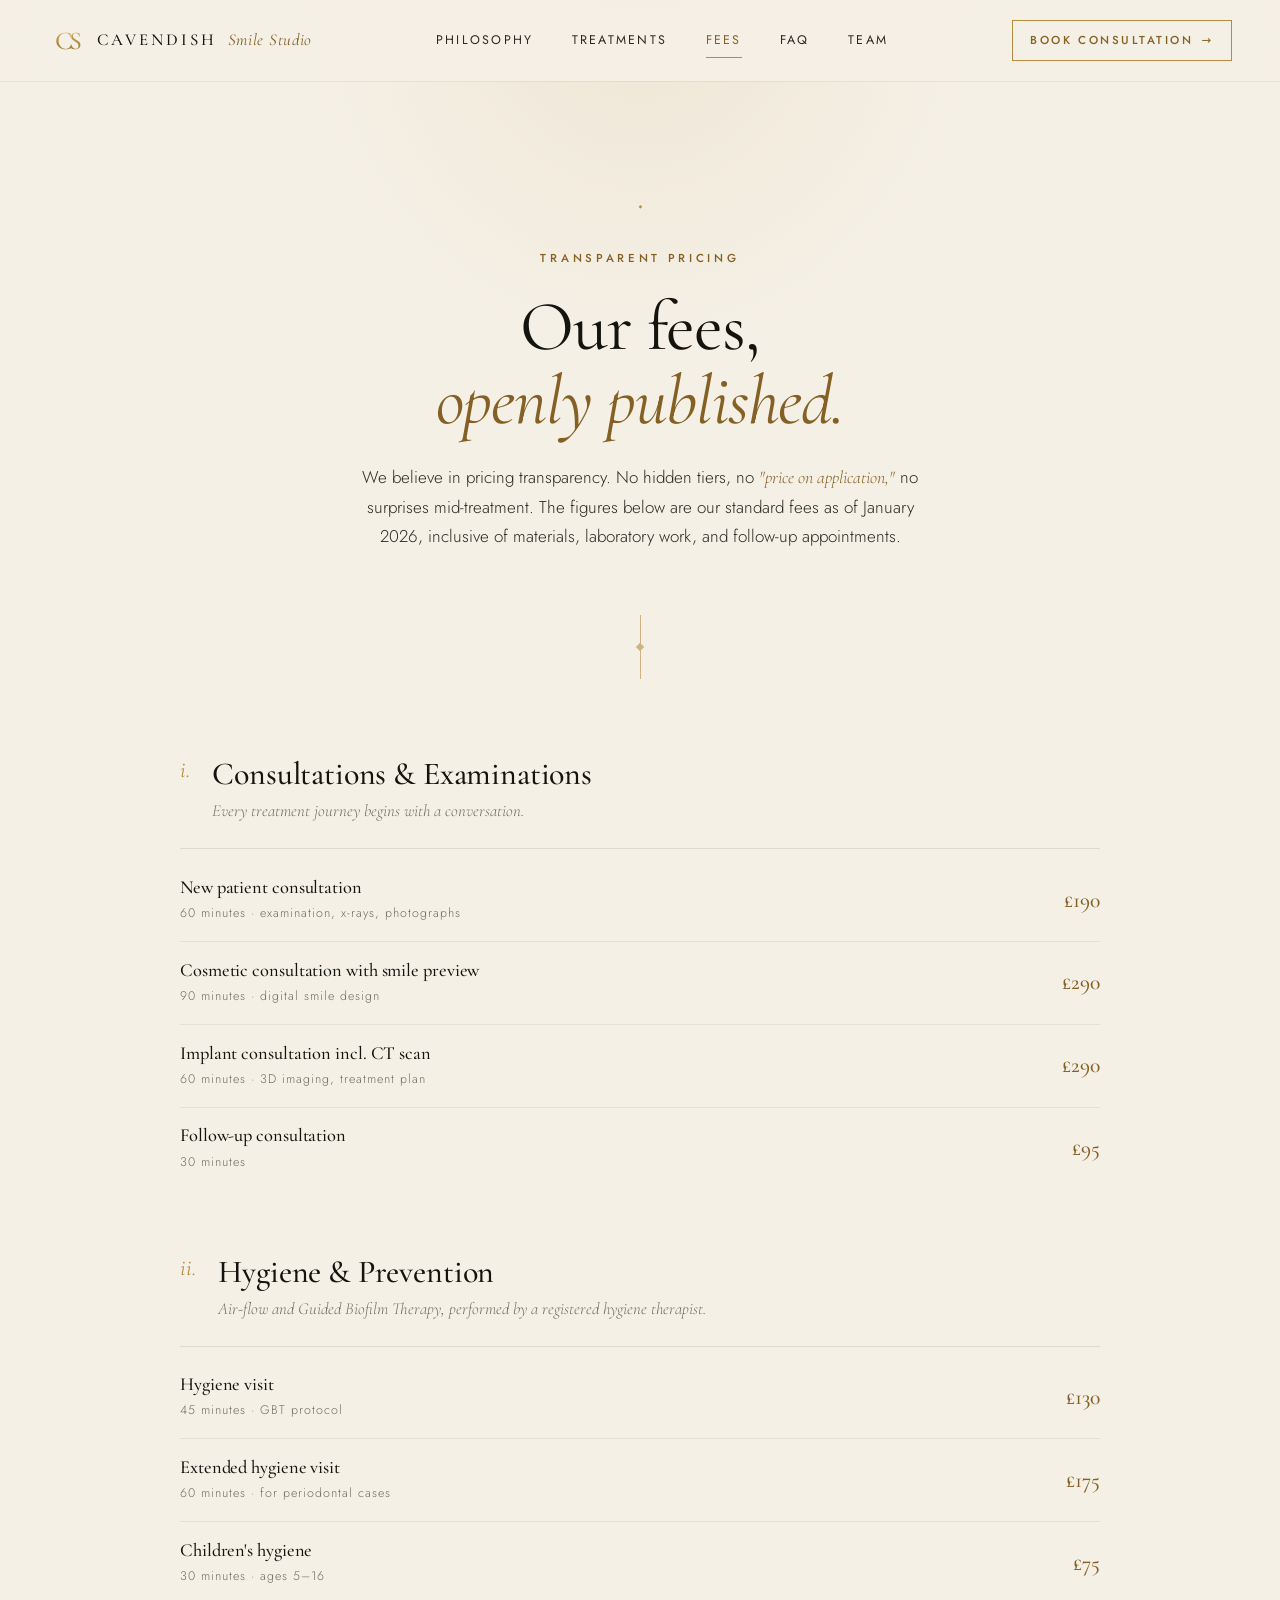
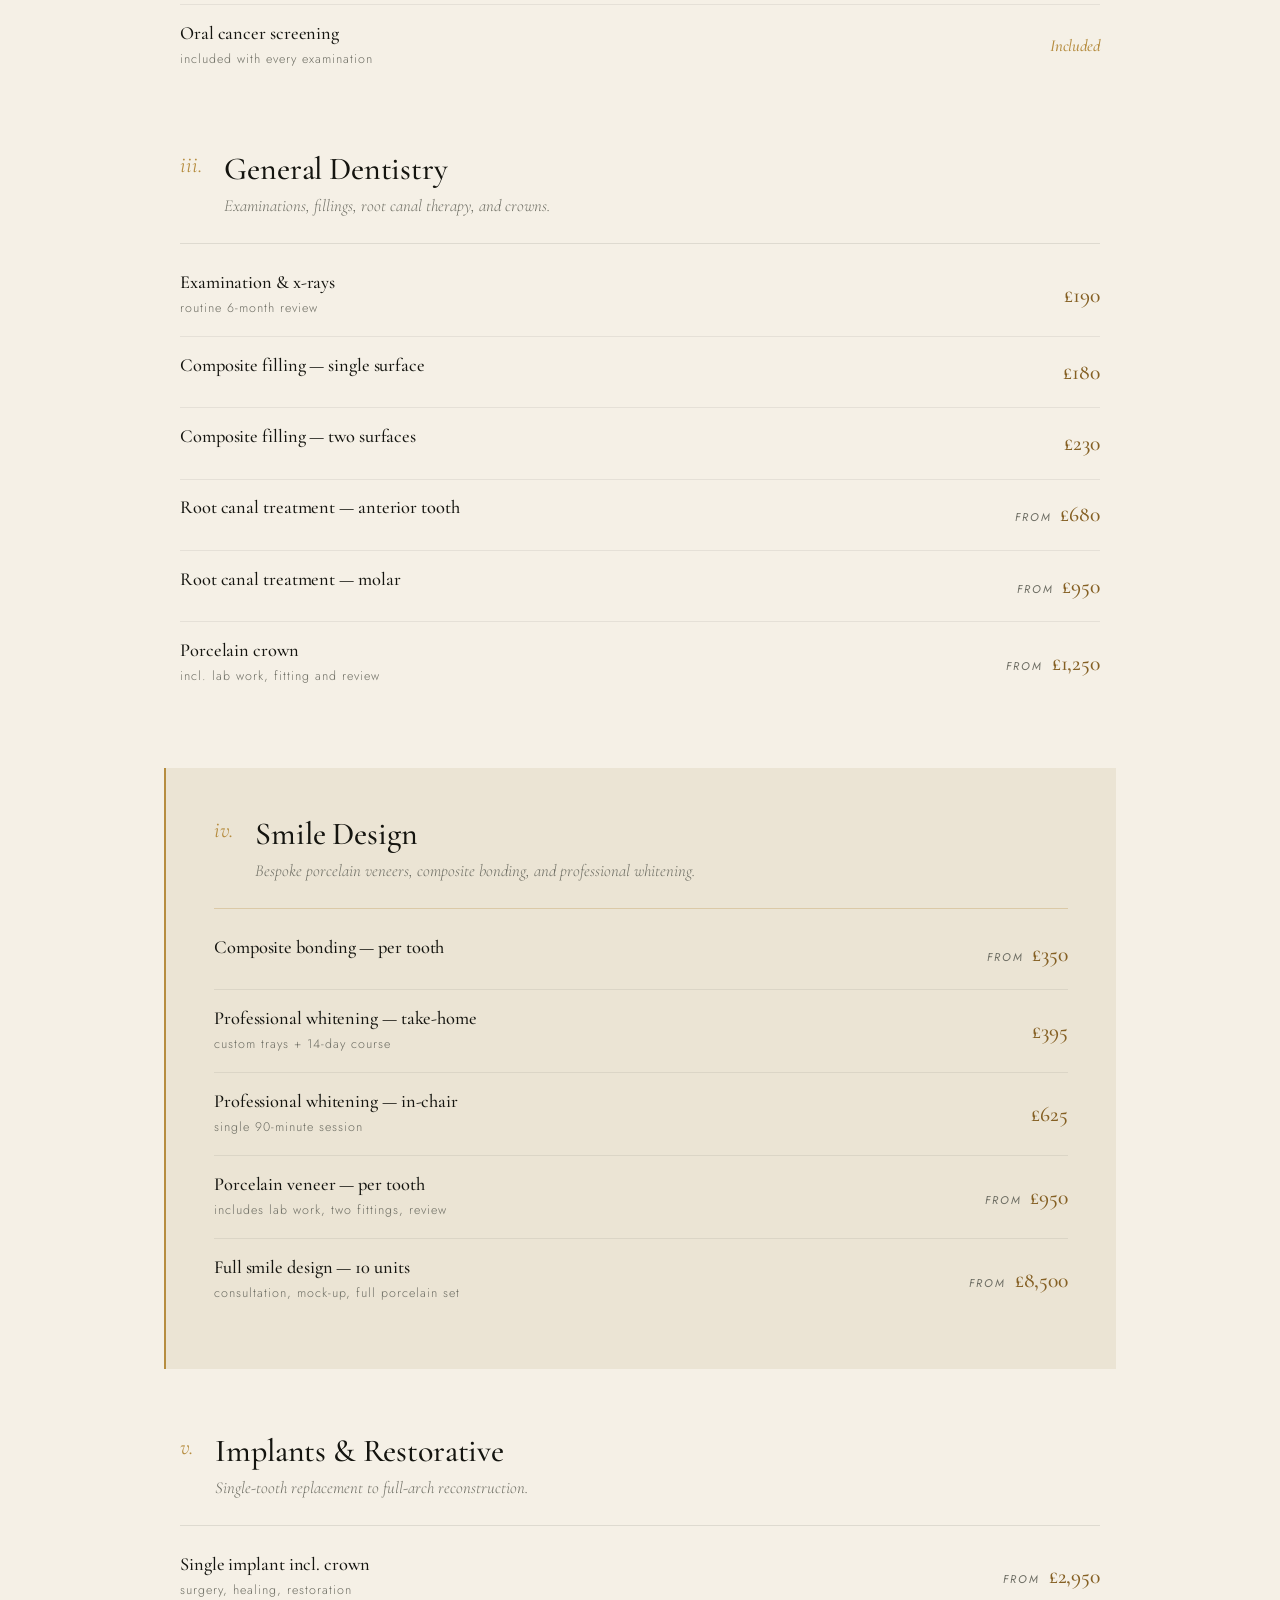
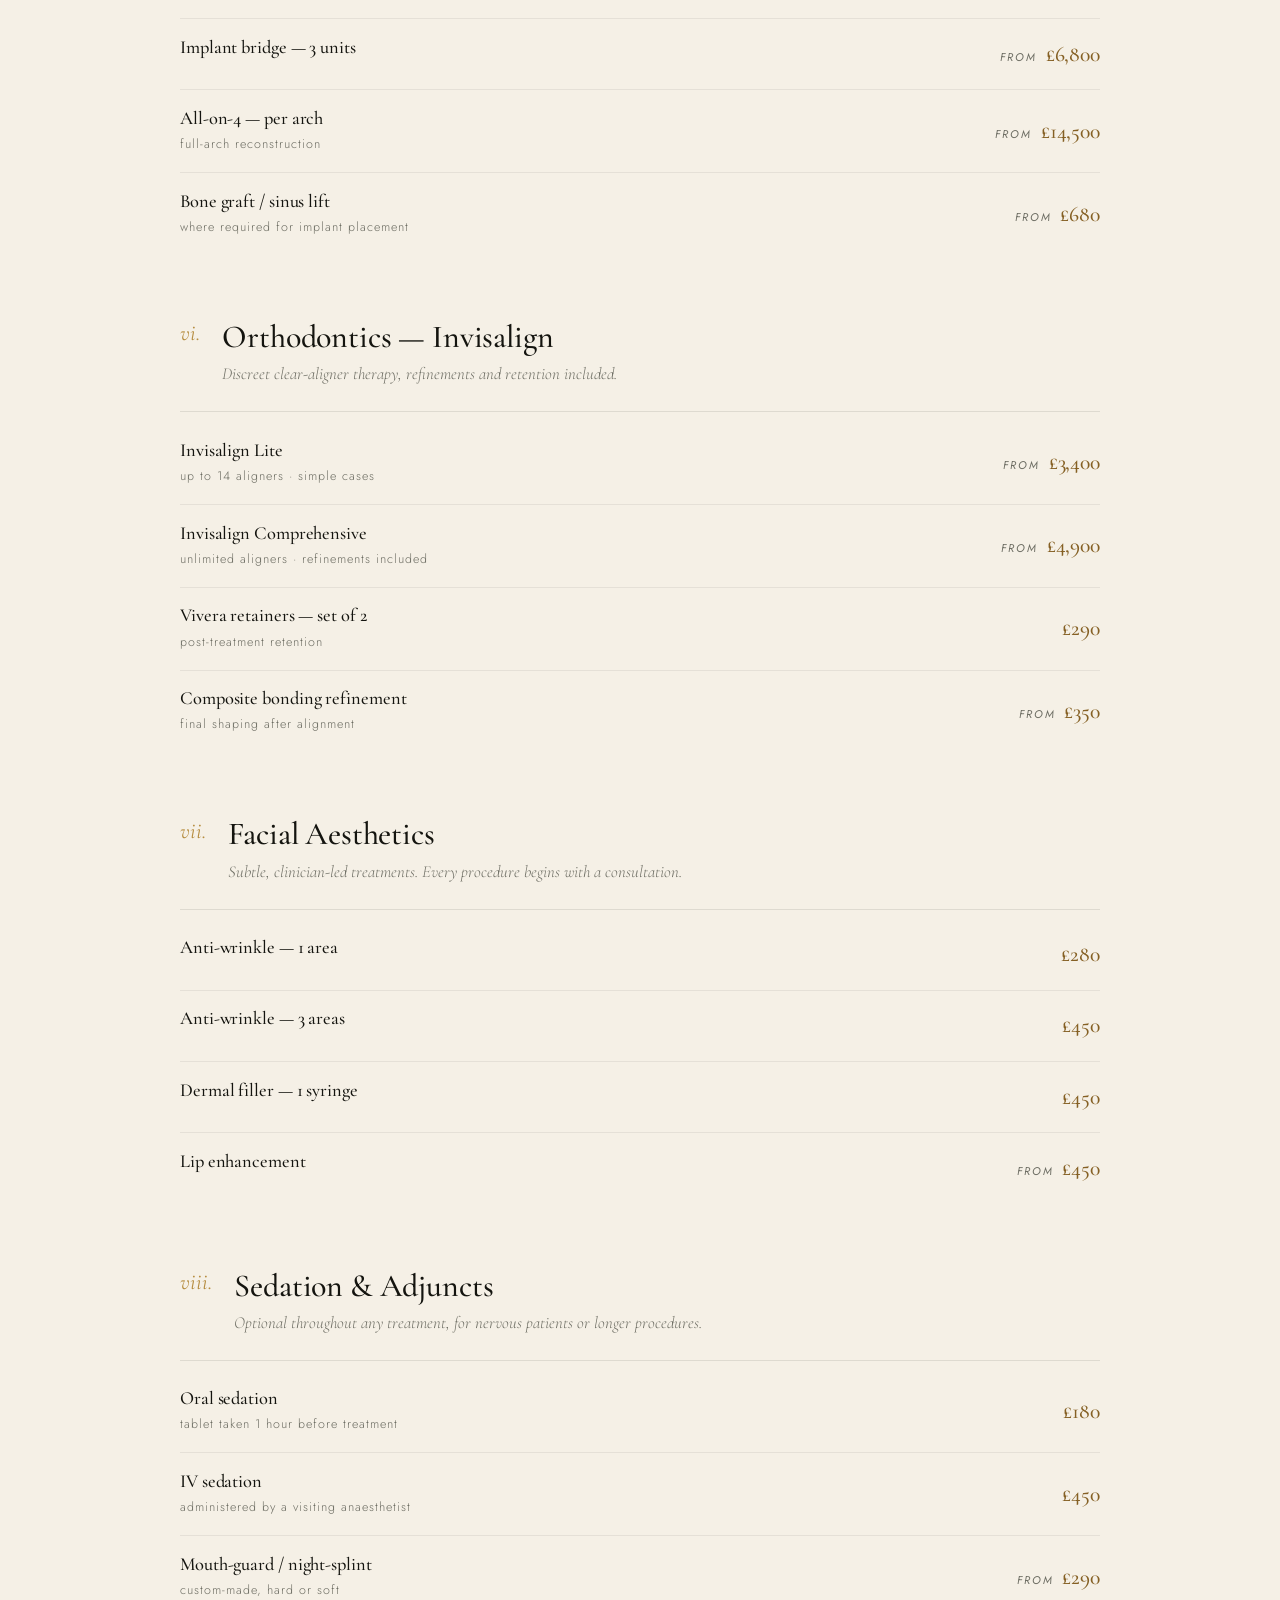
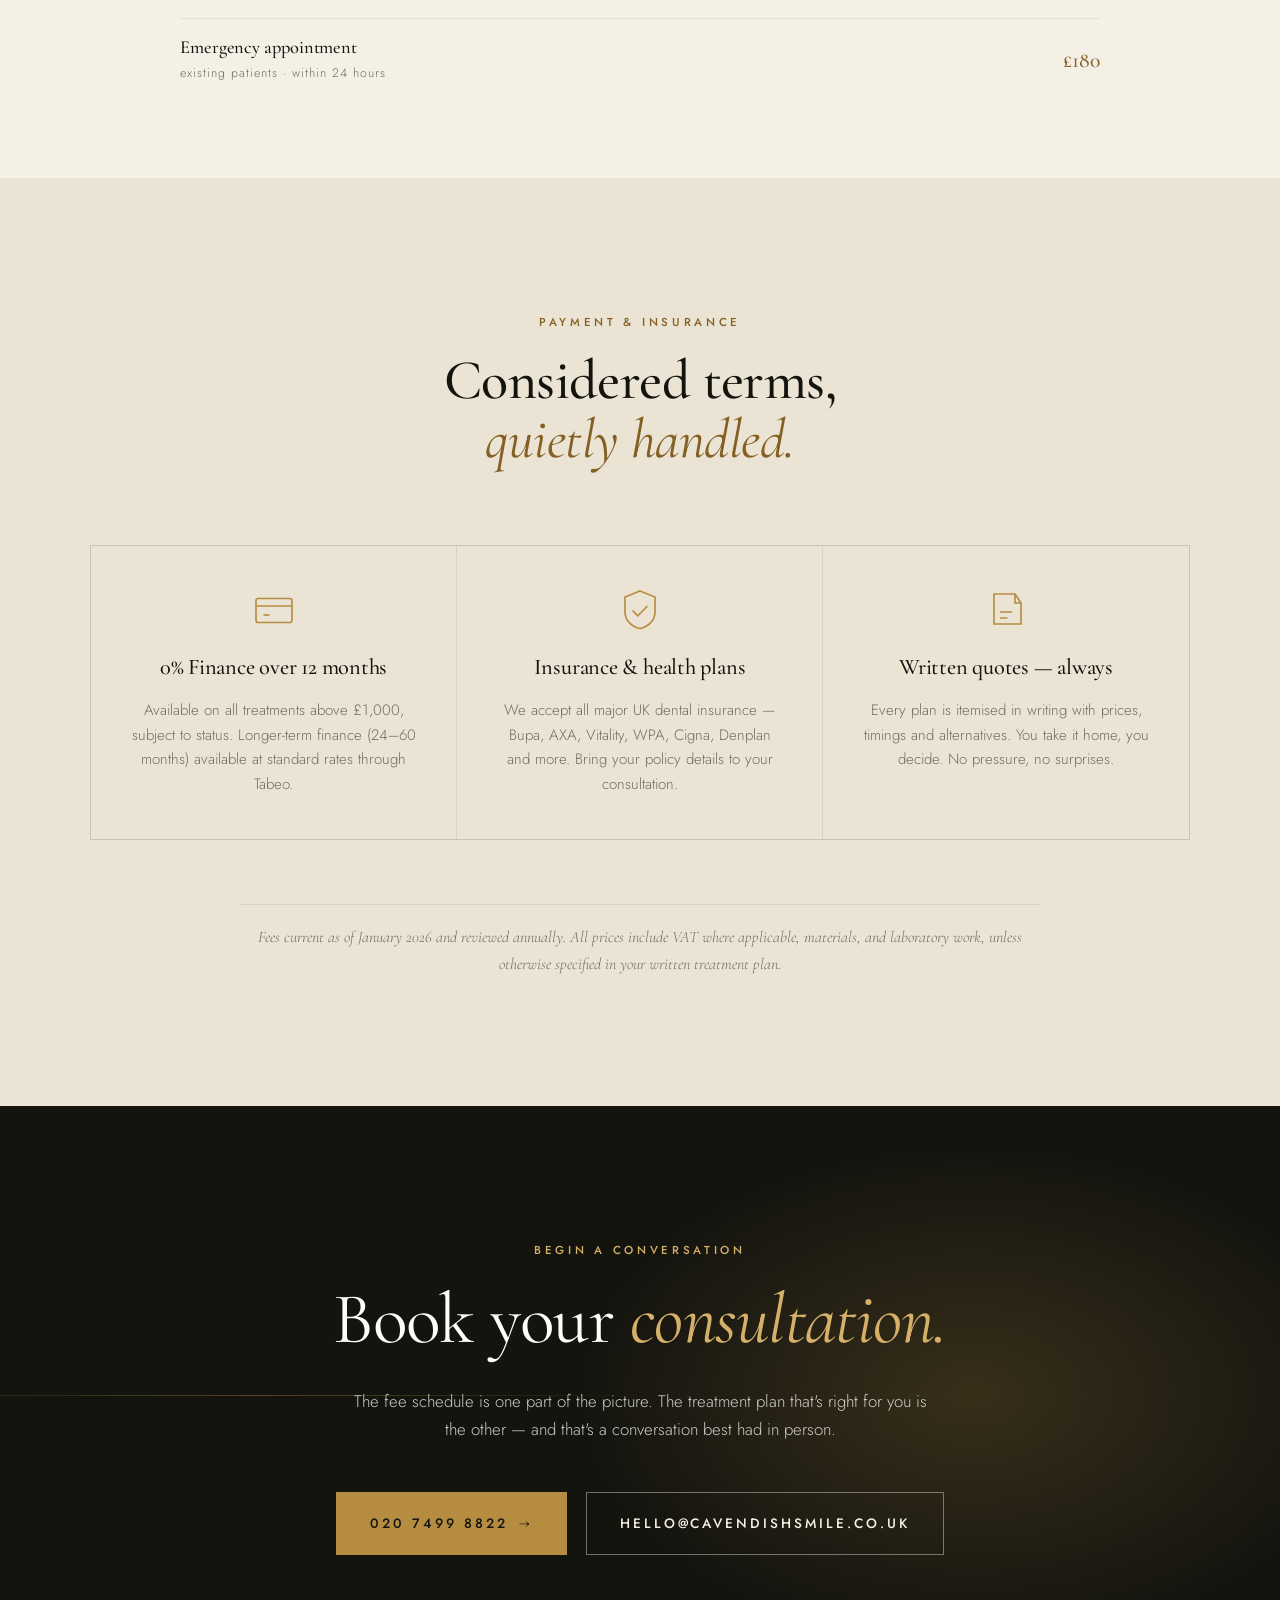
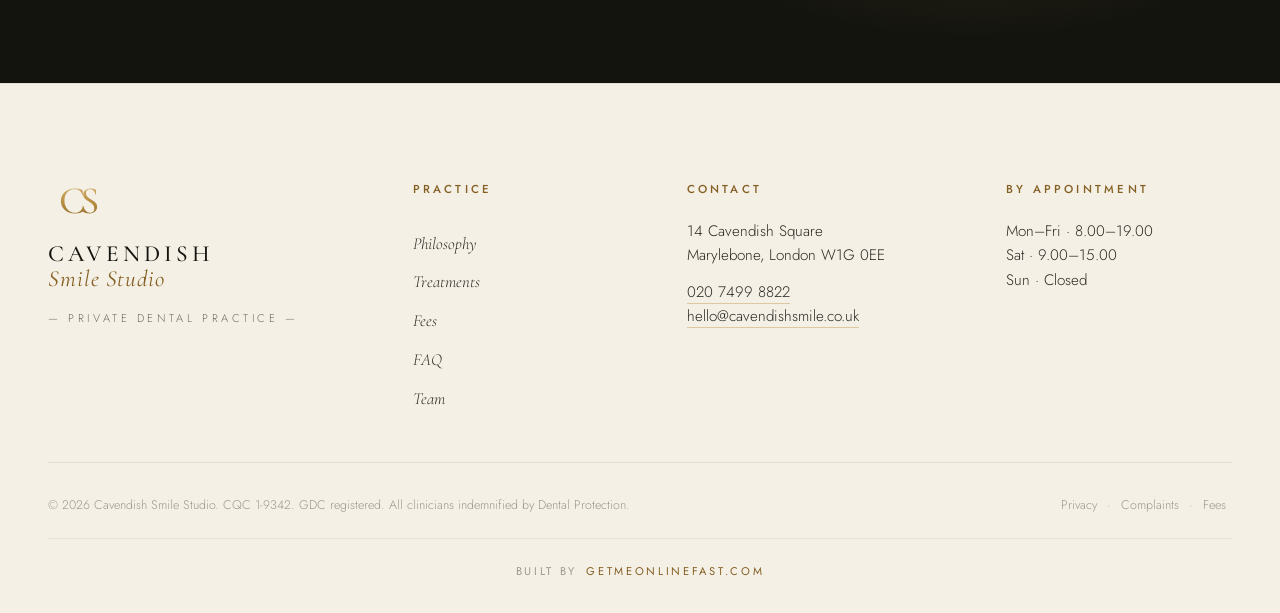
<file: fees.html>
<!DOCTYPE html>
<html lang="en-GB">
<head>
<meta charset="UTF-8" />
<meta name="viewport" content="width=device-width, initial-scale=1.0" />
<title>Our Fees — Cavendish Smile Studio</title>
<meta name="description" content="A transparent, itemised fee schedule for every treatment at Cavendish Smile Studio in Marylebone — consultations, hygiene, smile design, implants, Invisalign." />
<link rel="canonical" href="https://cavendish-smile-studio.onrender.com/fees" />

<!-- Open Graph -->
<meta property="og:type" content="article" />
<meta property="og:title" content="Our Fees — Cavendish Smile Studio" />
<meta property="og:description" content="A transparent, itemised fee schedule for every treatment at Cavendish Smile Studio in Marylebone — consultations, hygiene, smile design, implants, Invisalign." />
<meta property="og:url" content="https://cavendish-smile-studio.onrender.com/fees" />
<meta property="og:image" content="https://cavendish-smile-studio.onrender.com/images/Treatment-Room.webp" />
<meta property="og:site_name" content="Cavendish Smile Studio" />
<meta property="og:locale" content="en_GB" />

<!-- Twitter Card -->
<meta name="twitter:card" content="summary_large_image" />
<meta name="twitter:title" content="Our Fees — Cavendish Smile Studio" />
<meta name="twitter:description" content="A transparent, itemised fee schedule for every treatment at Cavendish Smile Studio in Marylebone — consultations, hygiene, smile design, implants, Invisalign." />
<meta name="twitter:image" content="https://cavendish-smile-studio.onrender.com/images/Treatment-Room.webp" />

<link rel="preconnect" href="https://fonts.googleapis.com">
<link rel="preconnect" href="https://fonts.gstatic.com" crossorigin>
<link href="https://fonts.googleapis.com/css2?family=Cormorant+Garamond:ital,wght@0,300;0,400;0,500;0,600;0,700;1,400;1,500;1,600&family=Jost:wght@300;400;500;600&display=swap" rel="stylesheet">
<link rel="stylesheet" href="styles.css">

<!-- JSON-LD: WebPage with PriceSpecification offers + BreadcrumbList -->
<script type="application/ld+json">
{
  "@context": "https://schema.org",
  "@type": "WebPage",
  "name": "Our Fees — Cavendish Smile Studio",
  "description": "Transparent, itemised fee schedule for every treatment at Cavendish Smile Studio in Marylebone, London.",
  "url": "https://cavendish-smile-studio.onrender.com/fees",
  "isPartOf": {"@id": "https://cavendish-smile-studio.onrender.com/#practice"},
  "about": {
    "@type": "Dentist",
    "name": "Cavendish Smile Studio",
    "hasOfferCatalog": {
      "@type": "OfferCatalog",
      "name": "Dental Treatment Fees",
      "itemListElement": [
        {"@type": "Offer", "name": "New patient consultation", "price": "190", "priceCurrency": "GBP", "category": "Consultations"},
        {"@type": "Offer", "name": "Cosmetic consultation with smile preview", "price": "290", "priceCurrency": "GBP", "category": "Consultations"},
        {"@type": "Offer", "name": "Implant consultation incl. CT scan", "price": "290", "priceCurrency": "GBP", "category": "Consultations"},
        {"@type": "Offer", "name": "Hygiene visit", "price": "130", "priceCurrency": "GBP", "category": "Hygiene"},
        {"@type": "Offer", "name": "Extended hygiene visit", "price": "175", "priceCurrency": "GBP", "category": "Hygiene"},
        {"@type": "Offer", "name": "Examination & x-rays", "price": "190", "priceCurrency": "GBP", "category": "General Dentistry"},
        {"@type": "Offer", "name": "Composite filling — single surface", "price": "180", "priceCurrency": "GBP", "category": "General Dentistry"},
        {"@type": "Offer", "name": "Porcelain crown", "price": "1250", "priceCurrency": "GBP", "category": "General Dentistry", "priceSpecification": {"@type": "PriceSpecification", "minPrice": "1250", "priceCurrency": "GBP"}},
        {"@type": "Offer", "name": "Composite bonding (per tooth)", "price": "350", "priceCurrency": "GBP", "category": "Smile Design"},
        {"@type": "Offer", "name": "Professional whitening (take-home)", "price": "395", "priceCurrency": "GBP", "category": "Smile Design"},
        {"@type": "Offer", "name": "Professional whitening (in-chair)", "price": "625", "priceCurrency": "GBP", "category": "Smile Design"},
        {"@type": "Offer", "name": "Porcelain veneer (per tooth)", "price": "950", "priceCurrency": "GBP", "category": "Smile Design"},
        {"@type": "Offer", "name": "Single implant incl. crown", "price": "2950", "priceCurrency": "GBP", "category": "Implants"},
        {"@type": "Offer", "name": "All-on-4 (per arch)", "price": "14500", "priceCurrency": "GBP", "category": "Implants"},
        {"@type": "Offer", "name": "Invisalign Lite", "price": "3400", "priceCurrency": "GBP", "category": "Orthodontics"},
        {"@type": "Offer", "name": "Invisalign Comprehensive", "price": "4900", "priceCurrency": "GBP", "category": "Orthodontics"},
        {"@type": "Offer", "name": "Anti-wrinkle (1 area)", "price": "280", "priceCurrency": "GBP", "category": "Facial Aesthetics"},
        {"@type": "Offer", "name": "Dermal filler (1 syringe)", "price": "450", "priceCurrency": "GBP", "category": "Facial Aesthetics"}
      ]
    }
  }
}
</script>
<script type="application/ld+json">
{
  "@context": "https://schema.org",
  "@type": "BreadcrumbList",
  "itemListElement": [
    {"@type": "ListItem", "position": 1, "name": "Home", "item": "https://cavendish-smile-studio.onrender.com/"},
    {"@type": "ListItem", "position": 2, "name": "Fees", "item": "https://cavendish-smile-studio.onrender.com/fees"}
  ]
}
</script>
</head>
<body class="page-content">

<!-- ─────────── HEADER ─────────── -->
<header class="site-header is-static" id="siteHeader">
  <a href="/" class="brand" aria-label="Cavendish Smile Studio home">
    <svg class="brand-mark" viewBox="0 0 64 48" aria-hidden="true">
      <defs>
        <linearGradient id="g-mark" x1="0" y1="0" x2="0" y2="1">
          <stop offset="0%" stop-color="#e0c181"/>
          <stop offset="55%" stop-color="#b68d40"/>
          <stop offset="100%" stop-color="#856024"/>
        </linearGradient>
      </defs>
      <text x="32" y="38" text-anchor="middle"
            font-family="'Cormorant Garamond', serif"
            font-size="44" font-weight="500"
            fill="url(#g-mark)" letter-spacing="-6">CS</text>
    </svg>
    <span class="brand-word">Cavendish <em>Smile Studio</em></span>
  </a>

  <nav class="site-nav" aria-label="Primary">
    <a href="/#philosophy">Philosophy</a>
    <a href="/#treatments">Treatments</a>
    <a href="/fees" aria-current="page">Fees</a>
    <a href="/faq">FAQ</a>
    <a href="/#team">Team</a>
  </nav>

  <a href="/#booking" class="header-cta">
    <span>Book Consultation</span>
    <span class="arrow" aria-hidden="true">→</span>
  </a>

  <button class="nav-toggle" aria-label="Open menu" aria-expanded="false" id="navToggle">
    <span></span><span></span><span></span>
  </button>
</header>

<!-- ─────────── PAGE HERO ─────────── -->
<section class="page-hero">
  <div class="page-hero-inner">
    <span class="page-hero-mark" aria-hidden="true">◆</span>
    <span class="eyebrow">Transparent Pricing</span>
    <h1>
      Our fees,<br>
      <em>openly published.</em>
    </h1>
    <p class="page-hero-lede">
      We believe in pricing transparency. No hidden tiers, no <em>"price on application,"</em> no surprises mid-treatment. The figures below are our standard fees as of January 2026, inclusive of materials, laboratory work, and follow-up&nbsp;appointments.
    </p>
  </div>
  <div class="page-hero-rule" aria-hidden="true"></div>
</section>

<!-- ─────────── FEES ─────────── -->
<section class="fees">
  <div class="fees-inner">

    <!-- Consultations -->
    <article class="fees-group">
      <header class="fees-group-head">
        <span class="fees-group-num">i.</span>
        <div>
          <h2>Consultations &amp; Examinations</h2>
          <p>Every treatment journey begins with a conversation.</p>
        </div>
      </header>
      <table class="fees-table">
        <tbody>
          <tr>
            <th scope="row">
              <span class="fee-name">New patient consultation</span>
              <span class="fee-meta">60 minutes · examination, x-rays, photographs</span>
            </th>
            <td><span class="fee-price">£190</span></td>
          </tr>
          <tr>
            <th scope="row">
              <span class="fee-name">Cosmetic consultation with smile preview</span>
              <span class="fee-meta">90 minutes · digital smile design</span>
            </th>
            <td><span class="fee-price">£290</span></td>
          </tr>
          <tr>
            <th scope="row">
              <span class="fee-name">Implant consultation incl. CT scan</span>
              <span class="fee-meta">60 minutes · 3D imaging, treatment plan</span>
            </th>
            <td><span class="fee-price">£290</span></td>
          </tr>
          <tr>
            <th scope="row">
              <span class="fee-name">Follow-up consultation</span>
              <span class="fee-meta">30 minutes</span>
            </th>
            <td><span class="fee-price">£95</span></td>
          </tr>
        </tbody>
      </table>
    </article>

    <!-- Hygiene -->
    <article class="fees-group">
      <header class="fees-group-head">
        <span class="fees-group-num">ii.</span>
        <div>
          <h2>Hygiene &amp; Prevention</h2>
          <p>Air-flow and Guided Biofilm Therapy, performed by a registered hygiene therapist.</p>
        </div>
      </header>
      <table class="fees-table">
        <tbody>
          <tr>
            <th scope="row">
              <span class="fee-name">Hygiene visit</span>
              <span class="fee-meta">45 minutes · GBT protocol</span>
            </th>
            <td><span class="fee-price">£130</span></td>
          </tr>
          <tr>
            <th scope="row">
              <span class="fee-name">Extended hygiene visit</span>
              <span class="fee-meta">60 minutes · for periodontal cases</span>
            </th>
            <td><span class="fee-price">£175</span></td>
          </tr>
          <tr>
            <th scope="row">
              <span class="fee-name">Children's hygiene</span>
              <span class="fee-meta">30 minutes · ages 5–16</span>
            </th>
            <td><span class="fee-price">£75</span></td>
          </tr>
          <tr>
            <th scope="row">
              <span class="fee-name">Oral cancer screening</span>
              <span class="fee-meta">included with every examination</span>
            </th>
            <td><span class="fee-price fee-price--inc">Included</span></td>
          </tr>
        </tbody>
      </table>
    </article>

    <!-- General -->
    <article class="fees-group">
      <header class="fees-group-head">
        <span class="fees-group-num">iii.</span>
        <div>
          <h2>General Dentistry</h2>
          <p>Examinations, fillings, root canal therapy, and crowns.</p>
        </div>
      </header>
      <table class="fees-table">
        <tbody>
          <tr>
            <th scope="row">
              <span class="fee-name">Examination &amp; x-rays</span>
              <span class="fee-meta">routine 6-month review</span>
            </th>
            <td><span class="fee-price">£190</span></td>
          </tr>
          <tr>
            <th scope="row">
              <span class="fee-name">Composite filling — single surface</span>
            </th>
            <td><span class="fee-price">£180</span></td>
          </tr>
          <tr>
            <th scope="row">
              <span class="fee-name">Composite filling — two surfaces</span>
            </th>
            <td><span class="fee-price">£230</span></td>
          </tr>
          <tr>
            <th scope="row">
              <span class="fee-name">Root canal treatment — anterior tooth</span>
            </th>
            <td><span class="fee-price"><span class="from">From</span> £680</span></td>
          </tr>
          <tr>
            <th scope="row">
              <span class="fee-name">Root canal treatment — molar</span>
            </th>
            <td><span class="fee-price"><span class="from">From</span> £950</span></td>
          </tr>
          <tr>
            <th scope="row">
              <span class="fee-name">Porcelain crown</span>
              <span class="fee-meta">incl. lab work, fitting and review</span>
            </th>
            <td><span class="fee-price"><span class="from">From</span> £1,250</span></td>
          </tr>
        </tbody>
      </table>
    </article>

    <!-- Smile Design -->
    <article class="fees-group fees-group--feature">
      <header class="fees-group-head">
        <span class="fees-group-num">iv.</span>
        <div>
          <h2>Smile Design</h2>
          <p>Bespoke porcelain veneers, composite bonding, and professional whitening.</p>
        </div>
      </header>
      <table class="fees-table">
        <tbody>
          <tr>
            <th scope="row">
              <span class="fee-name">Composite bonding — per tooth</span>
            </th>
            <td><span class="fee-price"><span class="from">From</span> £350</span></td>
          </tr>
          <tr>
            <th scope="row">
              <span class="fee-name">Professional whitening — take-home</span>
              <span class="fee-meta">custom trays + 14-day course</span>
            </th>
            <td><span class="fee-price">£395</span></td>
          </tr>
          <tr>
            <th scope="row">
              <span class="fee-name">Professional whitening — in-chair</span>
              <span class="fee-meta">single 90-minute session</span>
            </th>
            <td><span class="fee-price">£625</span></td>
          </tr>
          <tr>
            <th scope="row">
              <span class="fee-name">Porcelain veneer — per tooth</span>
              <span class="fee-meta">includes lab work, two fittings, review</span>
            </th>
            <td><span class="fee-price"><span class="from">From</span> £950</span></td>
          </tr>
          <tr>
            <th scope="row">
              <span class="fee-name">Full smile design — 10 units</span>
              <span class="fee-meta">consultation, mock-up, full porcelain set</span>
            </th>
            <td><span class="fee-price"><span class="from">From</span> £8,500</span></td>
          </tr>
        </tbody>
      </table>
    </article>

    <!-- Implants -->
    <article class="fees-group">
      <header class="fees-group-head">
        <span class="fees-group-num">v.</span>
        <div>
          <h2>Implants &amp; Restorative</h2>
          <p>Single-tooth replacement to full-arch reconstruction.</p>
        </div>
      </header>
      <table class="fees-table">
        <tbody>
          <tr>
            <th scope="row">
              <span class="fee-name">Single implant incl. crown</span>
              <span class="fee-meta">surgery, healing, restoration</span>
            </th>
            <td><span class="fee-price"><span class="from">From</span> £2,950</span></td>
          </tr>
          <tr>
            <th scope="row">
              <span class="fee-name">Implant bridge — 3 units</span>
            </th>
            <td><span class="fee-price"><span class="from">From</span> £6,800</span></td>
          </tr>
          <tr>
            <th scope="row">
              <span class="fee-name">All-on-4 — per arch</span>
              <span class="fee-meta">full-arch reconstruction</span>
            </th>
            <td><span class="fee-price"><span class="from">From</span> £14,500</span></td>
          </tr>
          <tr>
            <th scope="row">
              <span class="fee-name">Bone graft / sinus lift</span>
              <span class="fee-meta">where required for implant placement</span>
            </th>
            <td><span class="fee-price"><span class="from">From</span> £680</span></td>
          </tr>
        </tbody>
      </table>
    </article>

    <!-- Invisalign -->
    <article class="fees-group">
      <header class="fees-group-head">
        <span class="fees-group-num">vi.</span>
        <div>
          <h2>Orthodontics — Invisalign</h2>
          <p>Discreet clear-aligner therapy, refinements and retention included.</p>
        </div>
      </header>
      <table class="fees-table">
        <tbody>
          <tr>
            <th scope="row">
              <span class="fee-name">Invisalign Lite</span>
              <span class="fee-meta">up to 14 aligners · simple cases</span>
            </th>
            <td><span class="fee-price"><span class="from">From</span> £3,400</span></td>
          </tr>
          <tr>
            <th scope="row">
              <span class="fee-name">Invisalign Comprehensive</span>
              <span class="fee-meta">unlimited aligners · refinements included</span>
            </th>
            <td><span class="fee-price"><span class="from">From</span> £4,900</span></td>
          </tr>
          <tr>
            <th scope="row">
              <span class="fee-name">Vivera retainers — set of 2</span>
              <span class="fee-meta">post-treatment retention</span>
            </th>
            <td><span class="fee-price">£290</span></td>
          </tr>
          <tr>
            <th scope="row">
              <span class="fee-name">Composite bonding refinement</span>
              <span class="fee-meta">final shaping after alignment</span>
            </th>
            <td><span class="fee-price"><span class="from">From</span> £350</span></td>
          </tr>
        </tbody>
      </table>
    </article>

    <!-- Facial Aesthetics -->
    <article class="fees-group">
      <header class="fees-group-head">
        <span class="fees-group-num">vii.</span>
        <div>
          <h2>Facial Aesthetics</h2>
          <p>Subtle, clinician-led treatments. Every procedure begins with a consultation.</p>
        </div>
      </header>
      <table class="fees-table">
        <tbody>
          <tr>
            <th scope="row">
              <span class="fee-name">Anti-wrinkle — 1 area</span>
            </th>
            <td><span class="fee-price">£280</span></td>
          </tr>
          <tr>
            <th scope="row">
              <span class="fee-name">Anti-wrinkle — 3 areas</span>
            </th>
            <td><span class="fee-price">£450</span></td>
          </tr>
          <tr>
            <th scope="row">
              <span class="fee-name">Dermal filler — 1 syringe</span>
            </th>
            <td><span class="fee-price">£450</span></td>
          </tr>
          <tr>
            <th scope="row">
              <span class="fee-name">Lip enhancement</span>
            </th>
            <td><span class="fee-price"><span class="from">From</span> £450</span></td>
          </tr>
        </tbody>
      </table>
    </article>

    <!-- Sedation -->
    <article class="fees-group">
      <header class="fees-group-head">
        <span class="fees-group-num">viii.</span>
        <div>
          <h2>Sedation &amp; Adjuncts</h2>
          <p>Optional throughout any treatment, for nervous patients or longer procedures.</p>
        </div>
      </header>
      <table class="fees-table">
        <tbody>
          <tr>
            <th scope="row">
              <span class="fee-name">Oral sedation</span>
              <span class="fee-meta">tablet taken 1 hour before treatment</span>
            </th>
            <td><span class="fee-price">£180</span></td>
          </tr>
          <tr>
            <th scope="row">
              <span class="fee-name">IV sedation</span>
              <span class="fee-meta">administered by a visiting anaesthetist</span>
            </th>
            <td><span class="fee-price">£450</span></td>
          </tr>
          <tr>
            <th scope="row">
              <span class="fee-name">Mouth-guard / night-splint</span>
              <span class="fee-meta">custom-made, hard or soft</span>
            </th>
            <td><span class="fee-price"><span class="from">From</span> £290</span></td>
          </tr>
          <tr>
            <th scope="row">
              <span class="fee-name">Emergency appointment</span>
              <span class="fee-meta">existing patients · within 24 hours</span>
            </th>
            <td><span class="fee-price">£180</span></td>
          </tr>
        </tbody>
      </table>
    </article>

  </div>
</section>

<!-- ─────────── NOTES ─────────── -->
<section class="fee-notes">
  <div class="fee-notes-inner">
    <header class="section-head section-head--centred">
      <span class="eyebrow">Payment &amp; Insurance</span>
      <h2>
        Considered terms,<br>
        <em>quietly handled.</em>
      </h2>
    </header>

    <div class="fee-notes-grid">
      <article class="fee-note">
        <span class="fee-note-glyph" aria-hidden="true">
          <svg viewBox="0 0 32 32" fill="none" stroke="currentColor" stroke-width="1.1">
            <rect x="4" y="9" width="24" height="16" rx="1.5"/>
            <path d="M4 14 L28 14"/>
            <path d="M9 20 L13 20"/>
          </svg>
        </span>
        <h3>0% Finance over 12 months</h3>
        <p>Available on all treatments above £1,000, subject to status. Longer-term finance (24–60 months) available at standard rates through Tabeo.</p>
      </article>

      <article class="fee-note">
        <span class="fee-note-glyph" aria-hidden="true">
          <svg viewBox="0 0 32 32" fill="none" stroke="currentColor" stroke-width="1.1">
            <path d="M16 4 L26 8 V18 C26 24 21 28 16 29 C11 28 6 24 6 18 V8 Z"/>
            <path d="M11 17 L14.5 20.5 L21 14"/>
          </svg>
        </span>
        <h3>Insurance &amp; health plans</h3>
        <p>We accept all major UK dental insurance — Bupa, AXA, Vitality, WPA, Cigna, Denplan and more. Bring your policy details to your consultation.</p>
      </article>

      <article class="fee-note">
        <span class="fee-note-glyph" aria-hidden="true">
          <svg viewBox="0 0 32 32" fill="none" stroke="currentColor" stroke-width="1.1">
            <path d="M8 6 H22 L26 12 V26 H8 V6 Z"/>
            <path d="M22 6 V12 H26"/>
            <path d="M12 18 L20 18 M12 22 L17 22"/>
          </svg>
        </span>
        <h3>Written quotes — always</h3>
        <p>Every plan is itemised in writing with prices, timings and alternatives. You take it home, you decide. No pressure, no surprises.</p>
      </article>
    </div>

    <p class="fee-disclaimer">
      Fees current as of January 2026 and reviewed annually. All prices include VAT where applicable, materials, and laboratory work, unless otherwise specified in your written treatment plan.
    </p>
  </div>
</section>

<!-- ─────────── BOOKING ─────────── -->
<section class="booking" id="booking">
  <div class="booking-inner">
    <span class="eyebrow eyebrow--light">Begin a Conversation</span>
    <h2>
      Book your <em>consultation.</em>
    </h2>
    <p class="booking-lede">
      The fee schedule is one part of the picture. The treatment plan that's right for you is the other — and that's a conversation best had in&nbsp;person.
    </p>

    <div class="booking-actions">
      <a href="tel:+442074998822" class="btn btn-primary btn-large">
        <span>020&nbsp;7499&nbsp;8822</span>
        <span class="arrow" aria-hidden="true">→</span>
      </a>
      <a href="mailto:hello@cavendishsmile.co.uk" class="btn btn-ghost btn-ghost--light btn-large">
        <span>hello@cavendishsmile.co.uk</span>
      </a>
    </div>
  </div>
</section>

<!-- ─────────── FOOTER ─────────── -->
<footer class="site-footer">
  <div class="footer-grid">
    <div class="footer-brand">
      <svg class="brand-mark brand-mark--lg" viewBox="0 0 64 48" aria-hidden="true">
        <defs>
          <linearGradient id="g-mark-foot" x1="0" y1="0" x2="0" y2="1">
            <stop offset="0%" stop-color="#e0c181"/>
            <stop offset="55%" stop-color="#b68d40"/>
            <stop offset="100%" stop-color="#856024"/>
          </linearGradient>
        </defs>
        <text x="32" y="38" text-anchor="middle"
              font-family="'Cormorant Garamond', serif"
              font-size="44" font-weight="500"
              fill="url(#g-mark-foot)" letter-spacing="-6">CS</text>
      </svg>
      <p class="footer-wordmark">Cavendish<br><em>Smile&nbsp;Studio</em></p>
      <p class="footer-tag">— Private Dental Practice —</p>
    </div>

    <nav class="footer-nav" aria-label="Footer">
      <span class="footer-h">Practice</span>
      <a href="/#philosophy">Philosophy</a>
      <a href="/#treatments">Treatments</a>
      <a href="/fees">Fees</a>
      <a href="/faq">FAQ</a>
      <a href="/#team">Team</a>
    </nav>

    <div class="footer-contact">
      <span class="footer-h">Contact</span>
      <p>14 Cavendish Square<br>Marylebone, London W1G&nbsp;0EE</p>
      <p><a href="tel:+442074998822">020 7499 8822</a><br>
         <a href="mailto:hello@cavendishsmile.co.uk">hello@cavendishsmile.co.uk</a></p>
    </div>

    <div class="footer-hours">
      <span class="footer-h">By Appointment</span>
      <p>Mon–Fri · 8.00–19.00<br>Sat · 9.00–15.00<br>Sun · Closed</p>
    </div>
  </div>

  <div class="footer-foot">
    <p>© 2026 Cavendish Smile Studio. CQC&nbsp;1-9342. GDC registered. All clinicians indemnified by Dental&nbsp;Protection.</p>
    <p><a href="#">Privacy</a> · <a href="#">Complaints</a> · <a href="/fees">Fees</a></p>
  </div>
  <div class="footer-credit">
    <p>Built by <a href="https://getmeonlinefast.com" target="_blank" rel="noopener">getmeonlinefast.com</a></p>
  </div>
</footer>

<script src="script.js" defer></script>
</body>
</html>
</file>
<file: styles.css>
/* ════════════════════════════════════════════
   CAVENDISH SMILE STUDIO
   Editorial luxury — Marylebone private dental
   ════════════════════════════════════════════ */

:root {
  /* Colour ----------------------------------- */
  --ink:        #14140f;   /* warm near-black  */
  --ink-soft:   #2a2a23;
  --ink-muted:  #6e6e64;
  --ink-faint:  #9a988e;

  --cream:      #f5f0e6;   /* primary bg       */
  --bone:       #ebe4d4;   /* secondary bg     */
  --sand:       #ddd4c0;
  --sage:       #92907e;
  --moss:       #494e3f;

  --gold:       #b68d40;   /* primary accent   */
  --gold-light: #d4b069;
  --gold-deep:  #856024;
  --gold-soft:  rgba(182,141,64,0.18);

  --white:      #fefdf9;

  /* Type ------------------------------------- */
  --serif: 'Cormorant Garamond', 'Cormorant', 'Garamond', 'Times New Roman', serif;
  --sans:  'Jost', 'Helvetica Neue', system-ui, sans-serif;

  /* Spacing ---------------------------------- */
  --gutter: clamp(1.25rem, 4vw, 3rem);
  --section: clamp(5rem, 10vw, 9rem);

  /* Misc ------------------------------------- */
  --radius: 2px;
  --ease: cubic-bezier(0.22, 1, 0.36, 1);
}

/* ── Reset ─────────────────────────────────── */
*, *::before, *::after { box-sizing: border-box; }
* { margin: 0; padding: 0; }
html {
  scroll-behavior: smooth;
  overflow-x: hidden;
}
body {
  font-family: var(--sans);
  font-weight: 300;
  font-size: 17px;
  line-height: 1.7;
  color: var(--ink-soft);
  background: var(--cream);
  -webkit-font-smoothing: antialiased;
  -moz-osx-font-smoothing: grayscale;
  overflow-x: hidden;
}
img { max-width: 100%; height: auto; display: block; }
a { color: inherit; text-decoration: none; }
button { font: inherit; background: none; border: none; cursor: pointer; color: inherit; }
ul, ol { list-style: none; }

::selection { background: var(--gold); color: var(--cream); }

/* ── Typography Defaults ───────────────────── */
h1, h2, h3, h4 {
  font-family: var(--serif);
  font-weight: 500;
  color: var(--ink);
  line-height: 1.05;
  letter-spacing: -0.01em;
}
h1 em, h2 em, h3 em {
  font-style: italic;
  font-weight: 400;
  color: var(--gold-deep);
}

.eyebrow {
  display: inline-flex;
  align-items: center;
  gap: 0.65em;
  font-family: var(--sans);
  font-size: 0.72rem;
  font-weight: 500;
  text-transform: uppercase;
  letter-spacing: 0.32em;
  color: var(--gold-deep);
}
.eyebrow .dot {
  width: 5px; height: 5px;
  border-radius: 50%;
  background: var(--gold);
}
.eyebrow--light { color: var(--gold-light); }

.rule-mini {
  width: 48px;
  height: 1px;
  background: var(--gold);
  margin: 1.5rem 0 2rem;
}

/* ════════════════════════════════════════════
   HEADER
   ════════════════════════════════════════════ */
.site-header {
  position: fixed;
  top: 0; left: 0; right: auto;
  width: 100%;
  z-index: 50;
  display: grid;
  grid-template-columns: auto 1fr auto;
  align-items: center;
  gap: 2rem;
  padding: 1.25rem var(--gutter);
  transition: padding 0.4s var(--ease), box-shadow 0.4s var(--ease);
}
/* Backdrop layer lives on ::before so the header itself has no
   backdrop-filter — otherwise the header becomes a containing block
   for position:fixed descendants, breaking the mobile nav menu. */
.site-header::before {
  content: "";
  position: absolute;
  inset: 0;
  background: rgba(245, 240, 230, 0.94);
  backdrop-filter: blur(14px) saturate(110%);
  -webkit-backdrop-filter: blur(14px) saturate(110%);
  opacity: 0;
  transition: opacity 0.5s var(--ease);
  z-index: -1;
  pointer-events: none;
}
.site-header.is-scrolled {
  padding-top: 0.85rem;
  padding-bottom: 0.85rem;
  box-shadow: 0 1px 0 rgba(20, 20, 15, 0.06);
}
.site-header.is-scrolled::before {
  opacity: 1;
}

.brand {
  display: inline-flex;
  align-items: center;
  gap: 0.7rem;
  color: var(--white);
  transition: color 0.4s var(--ease);
}
.is-scrolled .brand { color: var(--ink); }

.brand-mark {
  width: 38px; height: 28px;
  display: block;
}

.brand-word {
  font-family: var(--serif);
  font-size: 1.05rem;
  letter-spacing: 0.18em;
  text-transform: uppercase;
  font-weight: 500;
  line-height: 1;
}
.brand-word em {
  font-style: italic;
  text-transform: none;
  font-weight: 400;
  letter-spacing: 0.04em;
  color: var(--gold-light);
  margin-left: 0.2em;
}
.is-scrolled .brand-word em { color: var(--gold-deep); }

.site-nav {
  justify-self: center;
  display: flex;
  gap: 2.4rem;
}
.site-nav a {
  font-size: 0.78rem;
  font-weight: 400;
  letter-spacing: 0.18em;
  text-transform: uppercase;
  color: rgba(255, 253, 245, 0.85);
  position: relative;
  padding: 0.4rem 0;
  transition: color 0.3s var(--ease);
}
.is-scrolled .site-nav a { color: var(--ink-soft); }
.site-nav a::after {
  content: "";
  position: absolute;
  left: 0; bottom: 0;
  width: 0; height: 1px;
  background: var(--gold);
  transition: width 0.4s var(--ease);
}
.site-nav a:hover { color: var(--gold-light); }
.is-scrolled .site-nav a:hover { color: var(--gold-deep); }
.site-nav a:hover::after { width: 100%; }

.header-cta {
  display: inline-flex;
  align-items: center;
  gap: 0.7em;
  padding: 0.85em 1.5em;
  border: 1px solid rgba(212, 176, 105, 0.6);
  font-size: 0.72rem;
  font-weight: 500;
  letter-spacing: 0.22em;
  text-transform: uppercase;
  color: var(--white);
  transition: all 0.4s var(--ease);
  background: transparent;
}
.header-cta:hover {
  background: var(--gold);
  border-color: var(--gold);
  color: var(--ink);
}
.is-scrolled .header-cta { color: var(--gold-deep); border-color: var(--gold); }
.is-scrolled .header-cta:hover { color: var(--cream); }
.header-cta .arrow {
  transition: transform 0.4s var(--ease);
}
.header-cta:hover .arrow { transform: translateX(3px); }

.nav-toggle {
  display: none;
  flex-direction: column;
  gap: 5px;
  padding: 8px;
}
.nav-toggle span {
  display: block;
  width: 24px;
  height: 1px;
  background: var(--white);
  transition: all 0.3s var(--ease);
}
.is-scrolled .nav-toggle span { background: var(--ink); }

/* ════════════════════════════════════════════
   HERO
   ════════════════════════════════════════════ */
.hero {
  position: relative;
  min-height: 100vh;
  min-height: 100svh;
  display: grid;
  grid-template-rows: 1fr auto;
  overflow: hidden;
  isolation: isolate;
}

.hero-frame {
  position: absolute;
  inset: 0;
  z-index: -1;
}
.hero-image {
  width: 100%; height: 100%;
  object-fit: cover;
  object-position: center;
  filter: saturate(1.02) contrast(1.02);
}
.hero-vignette {
  position: absolute;
  inset: 0;
  background:
    linear-gradient(105deg,
      rgba(20, 20, 15, 0.62) 0%,
      rgba(20, 20, 15, 0.42) 28%,
      rgba(20, 20, 15, 0.10) 55%,
      rgba(20, 20, 15, 0.00) 78%),
    linear-gradient(180deg,
      rgba(20, 20, 15, 0.32) 0%,
      rgba(20, 20, 15, 0.00) 22%,
      rgba(20, 20, 15, 0.00) 70%,
      rgba(20, 20, 15, 0.55) 100%);
}

.hero-inner {
  display: flex;
  align-items: center;
  padding: clamp(7rem, 14vh, 10rem) var(--gutter) 2rem;
  position: relative;
  z-index: 2;
}

.hero-content {
  max-width: 36rem;
  color: var(--cream);
  animation: heroRise 1.2s var(--ease) both;
}
@keyframes heroRise {
  0% { opacity: 0; transform: translateY(28px); }
  100% { opacity: 1; transform: translateY(0); }
}

.hero-content .eyebrow {
  color: var(--gold-light);
  margin-bottom: 1.6rem;
}

.hero-title {
  font-size: clamp(3rem, 7.5vw, 6rem);
  line-height: 1.04;
  letter-spacing: -0.02em;
  font-weight: 400;
  color: var(--white);
  margin-bottom: 0;
  padding-bottom: 0.05em;
}
.hero-title em {
  color: var(--gold-light);
  font-weight: 400;
}

.hero-rule {
  margin: 2.2rem 0;
  display: flex;
  align-items: center;
}
.hero-rule span {
  display: block;
  width: 64px;
  height: 1px;
  background: var(--gold-light);
  position: relative;
}
.hero-rule span::after {
  content: "";
  position: absolute;
  right: -3px; top: -2px;
  width: 5px; height: 5px;
  background: var(--gold-light);
  transform: rotate(45deg);
}

.hero-lede {
  font-size: 1.0625rem;
  line-height: 1.7;
  color: rgba(254, 253, 249, 0.88);
  max-width: 28rem;
  font-weight: 300;
  margin-bottom: 2.4rem;
}

.hero-actions {
  display: flex;
  flex-wrap: wrap;
  align-items: center;
  gap: 1.6rem;
}

.btn {
  display: inline-flex;
  align-items: center;
  gap: 0.85em;
  padding: 1.05em 2em;
  font-size: 0.78rem;
  font-weight: 500;
  letter-spacing: 0.22em;
  text-transform: uppercase;
  border: 1px solid var(--gold);
  background: transparent;
  color: var(--gold-light);
  transition: all 0.45s var(--ease);
  cursor: pointer;
  position: relative;
  overflow: hidden;
}
.btn .arrow {
  transition: transform 0.4s var(--ease);
  font-family: var(--serif);
  font-size: 1.2em;
  font-weight: 300;
}
.btn:hover .arrow { transform: translateX(4px); }

.btn-primary {
  background: var(--gold);
  color: var(--ink);
  border-color: var(--gold);
}
.btn-primary:hover {
  background: var(--gold-light);
  border-color: var(--gold-light);
}

.btn-ghost {
  background: transparent;
  border-color: rgba(20, 20, 15, 0.3);
  color: var(--ink);
}
.btn-ghost:hover {
  border-color: var(--gold);
  color: var(--gold-deep);
}
.btn-ghost--light {
  border-color: rgba(255, 253, 245, 0.4);
  color: var(--cream);
}
.btn-ghost--light:hover {
  border-color: var(--gold-light);
  color: var(--gold-light);
}

.btn-large {
  padding: 1.25em 2.4em;
  font-size: 0.85rem;
}

.btn-tel {
  display: inline-flex;
  align-items: center;
  gap: 0.7em;
  font-size: 0.85rem;
  letter-spacing: 0.08em;
  font-weight: 400;
  color: var(--cream);
  padding: 0.5em 0.25em;
  border-bottom: 1px solid transparent;
  transition: border-color 0.3s var(--ease), color 0.3s var(--ease);
}
.btn-tel:hover {
  border-color: var(--gold-light);
  color: var(--gold-light);
}
.btn-tel-icon {
  display: inline-flex;
  width: 18px; height: 18px;
  color: var(--gold-light);
}
.btn-tel-icon svg { width: 100%; height: 100%; }

/* Trust pillars */
.hero-trust {
  position: relative;
  z-index: 2;
  display: flex;
  flex-wrap: wrap;
  align-items: stretch;
  gap: 2rem;
  padding: 1.5rem var(--gutter) 2rem;
  border-top: 1px solid rgba(254, 253, 249, 0.18);
  background: linear-gradient(180deg, rgba(20,20,15,0) 0%, rgba(20,20,15,0.4) 100%);
  backdrop-filter: blur(2px);
}
.trust-pillar {
  display: flex;
  align-items: center;
  gap: 1rem;
  color: var(--cream);
  flex: 1 1 220px;
}
.trust-icon {
  width: 44px; height: 44px;
  display: inline-flex;
  align-items: center;
  justify-content: center;
  color: var(--gold-light);
  flex-shrink: 0;
}
.trust-icon svg { width: 100%; height: 100%; }
.trust-label {
  display: block;
  font-family: var(--serif);
  font-size: 1.05rem;
  font-weight: 500;
  letter-spacing: 0.04em;
  color: var(--white);
  line-height: 1.1;
  margin-bottom: 2px;
}
.trust-sub {
  display: block;
  font-size: 0.74rem;
  letter-spacing: 0.18em;
  text-transform: uppercase;
  color: rgba(254, 253, 249, 0.62);
  font-weight: 400;
}
.trust-divider {
  width: 1px;
  background: rgba(254, 253, 249, 0.18);
  align-self: stretch;
}

/* ════════════════════════════════════════════
   SECTION HEADERS (shared)
   ════════════════════════════════════════════ */
.section-head {
  max-width: 32rem;
  margin-bottom: clamp(3rem, 6vw, 5rem);
}
.section-head--centred {
  margin-left: auto;
  margin-right: auto;
  text-align: center;
}
.section-head--centred .eyebrow { justify-content: center; }
.section-head h2 {
  font-size: clamp(2rem, 4.4vw, 3.5rem);
  margin: 1rem 0 1.3rem;
}
.section-head p {
  color: var(--ink-muted);
  font-size: 1.0625rem;
  max-width: 30rem;
}
.section-head--centred p { margin: 0 auto; }

/* ════════════════════════════════════════════
   PHILOSOPHY
   ════════════════════════════════════════════ */
.philosophy {
  padding: var(--section) var(--gutter);
  background: var(--cream);
  position: relative;
}
.philosophy::before {
  content: "";
  position: absolute;
  top: 0; left: 50%;
  transform: translateX(-50%);
  width: 1px; height: 64px;
  background: var(--gold);
  opacity: 0.5;
}
.philosophy-grid {
  max-width: 1280px;
  margin: 0 auto;
  display: grid;
  grid-template-columns: 1fr 1.1fr;
  gap: clamp(2.5rem, 6vw, 6rem);
  align-items: center;
}
.philosophy-text h2 {
  font-size: clamp(1.85rem, 3.5vw, 2.85rem);
  margin: 1.4rem 0 0;
  line-height: 1.1;
}
.philosophy-text p {
  margin-top: 1.2rem;
  color: var(--ink-soft);
  font-size: 1.0625rem;
  max-width: 32rem;
}

.signature {
  margin-top: 2.6rem;
  padding-top: 1.6rem;
  border-top: 1px solid rgba(20, 20, 15, 0.1);
  display: flex;
  align-items: center;
  gap: 1.4rem;
}
.signature svg {
  width: 110px; height: auto;
  flex-shrink: 0;
}
.signature p {
  margin: 0;
  font-size: 0.86rem;
  line-height: 1.5;
  color: var(--ink-muted);
}
.signature strong {
  font-family: var(--serif);
  font-style: italic;
  font-weight: 500;
  color: var(--ink);
  font-size: 1.1rem;
  display: inline;
}

.philosophy-figure {
  position: relative;
}
.philosophy-figure img {
  width: 100%;
  aspect-ratio: 3 / 2;
  object-fit: cover;
  object-position: center;
  border-radius: var(--radius);
}
.philosophy-figure::before {
  content: "";
  position: absolute;
  top: -22px; right: -22px; bottom: 22px; left: 22px;
  border: 1px solid var(--gold);
  z-index: -1;
}
.philosophy-figure figcaption {
  position: absolute;
  bottom: 18px; left: 18px;
  right: 18px;
  background: rgba(245, 240, 230, 0.94);
  backdrop-filter: blur(8px);
  padding: 0.85rem 1.2rem;
  font-size: 0.8rem;
  letter-spacing: 0.18em;
  text-transform: uppercase;
  color: var(--ink);
  border-left: 2px solid var(--gold);
  display: flex;
  flex-direction: column;
  gap: 0.15em;
}
.philosophy-figure figcaption em {
  font-family: var(--serif);
  font-style: italic;
  font-size: 0.9rem;
  letter-spacing: 0.04em;
  text-transform: none;
  color: var(--gold-deep);
  font-weight: 400;
}

/* ════════════════════════════════════════════
   TREATMENTS
   ════════════════════════════════════════════ */
.treatments {
  padding: var(--section) var(--gutter);
  background: var(--bone);
  position: relative;
}
.treatments .section-head {
  max-width: 38rem;
  text-align: center;
  margin: 0 auto clamp(3rem, 6vw, 5rem);
}
.treatments .section-head .eyebrow { justify-content: center; }
.treatments .section-head p { margin: 0 auto; }

.treatments-grid {
  max-width: 1240px;
  margin: 0 auto;
  display: grid;
  grid-template-columns: repeat(3, 1fr);
  gap: 1px;
  background: rgba(20, 20, 15, 0.08);
  border: 1px solid rgba(20, 20, 15, 0.08);
}
.treatment {
  padding: 2.6rem 2rem 2.4rem;
  background: var(--bone);
  display: flex;
  flex-direction: column;
  gap: 0.9rem;
  transition: background 0.5s var(--ease);
  position: relative;
  cursor: default;
}
.treatment:hover {
  background: var(--cream);
}
.treatment-glyph {
  width: 56px; height: 56px;
  color: var(--gold);
  margin-bottom: 0.4rem;
  transition: transform 0.6s var(--ease), color 0.4s var(--ease);
}
.treatment:hover .treatment-glyph {
  transform: translateY(-3px) rotate(-3deg);
  color: var(--gold-deep);
}
.treatment-glyph svg { width: 100%; height: 100%; }

.treatment h3 {
  font-size: 1.65rem;
  font-weight: 500;
  letter-spacing: -0.005em;
}
.treatment p {
  color: var(--ink-muted);
  font-size: 0.95rem;
  line-height: 1.65;
  flex-grow: 1;
}
.treatment-meta {
  font-family: var(--sans);
  font-size: 0.7rem;
  letter-spacing: 0.24em;
  text-transform: uppercase;
  color: var(--gold-deep);
  font-weight: 500;
  padding-top: 1rem;
  border-top: 1px solid rgba(20, 20, 15, 0.08);
  margin-top: 0.6rem;
}

/* ════════════════════════════════════════════
   STUDIO
   ════════════════════════════════════════════ */
.studio {
  padding: var(--section) var(--gutter);
  background: var(--cream);
}
.studio-grid {
  max-width: 1280px;
  margin: 0 auto;
  display: grid;
  grid-template-columns: minmax(0, 0.95fr) minmax(24rem, 1.1fr) minmax(0, 0.95fr);
  grid-template-rows: auto auto;
  gap: clamp(1.5rem, 3vw, 2.5rem);
  align-items: start;
}

.studio-figure {
  position: relative;
}
.studio-figure img {
  width: 100%;
  object-fit: cover;
  border-radius: var(--radius);
}
.studio-figure--craft {
  grid-column: 1;
  grid-row: 1;
  align-self: start;
}
.studio-figure--craft img {
  height: auto;
  min-height: 0;
  aspect-ratio: 4 / 3;
  object-position: 48% 58%;
}
.studio-figure--talk {
  grid-column: 3;
  grid-row: 2;
  align-self: end;
  margin-top: 0;
}
.studio-figure--talk img {
  aspect-ratio: 4 / 3;
  object-position: 42% center;
}
.studio-figure figcaption {
  margin-top: 0.9rem;
  font-size: 0.74rem;
  letter-spacing: 0.24em;
  text-transform: uppercase;
  color: var(--ink-muted);
  font-weight: 400;
}

.studio-text {
  grid-column: 2;
  grid-row: 1 / span 2;
  padding: 0 0.5rem;
}
.studio-text h2 {
  font-size: clamp(1.85rem, 3.6vw, 2.85rem);
  margin: 1.2rem 0 1.4rem;
  line-height: 1.08;
}
.studio-text p {
  color: var(--ink-soft);
  margin-bottom: 1.1rem;
  font-size: 1.0625rem;
}

.studio-stats {
  margin-top: 2.6rem;
  padding-top: 2rem;
  border-top: 1px solid rgba(20, 20, 15, 0.1);
  display: grid;
  grid-template-columns: repeat(2, 1fr);
  gap: 1.8rem 1.2rem;
}
.studio-stats li {
  display: flex;
  flex-direction: column;
  gap: 0.4rem;
}
.stat-value {
  font-family: var(--serif);
  font-weight: 400;
  font-size: clamp(2rem, 3vw, 2.6rem);
  line-height: 1;
  color: var(--gold-deep);
  letter-spacing: -0.01em;
}
.stat-value .plus, .stat-value .unit {
  font-size: 0.55em;
  color: var(--gold);
  font-style: italic;
  vertical-align: top;
  margin-left: 0.1em;
}
.stat-value .unit {
  vertical-align: baseline;
  margin-left: 0.05em;
}
.stat-label {
  font-size: 0.74rem;
  letter-spacing: 0.22em;
  text-transform: uppercase;
  color: var(--ink-muted);
  font-weight: 400;
}

/* ════════════════════════════════════════════
   OUTCOMES
   ════════════════════════════════════════════ */
.outcomes {
  position: relative;
  min-height: 80vh;
  display: flex;
  align-items: center;
  overflow: hidden;
  isolation: isolate;
}
.outcomes-frame {
  position: absolute;
  inset: 0;
  z-index: -1;
}
.outcomes-frame img {
  width: 100%; height: 100%;
  object-fit: cover;
  object-position: 30% center;
}
.outcomes-veil {
  position: absolute;
  inset: 0;
  background:
    linear-gradient(95deg,
      rgba(20,20,15,0.0) 0%,
      rgba(20,20,15,0.0) 38%,
      rgba(20,20,15,0.55) 65%,
      rgba(20,20,15,0.78) 100%);
}
.outcomes-inner {
  margin-left: auto;
  width: min(46rem, 100%);
  padding: clamp(5rem, 10vw, 8rem) var(--gutter);
  color: var(--cream);
}
.testimonial {
  margin: 2rem 0 2.5rem;
  position: relative;
}
.testimonial p {
  font-family: var(--serif);
  font-size: clamp(1.5rem, 2.6vw, 2rem);
  line-height: 1.4;
  font-weight: 400;
  font-style: italic;
  color: var(--white);
  position: relative;
  padding-left: 1em;
}
.quote-mark {
  font-family: var(--serif);
  font-style: normal;
  position: absolute;
  left: -0.15em;
  top: -0.35em;
  font-size: 4em;
  color: var(--gold-light);
  line-height: 1;
  font-weight: 500;
}
.testimonial footer {
  margin-top: 2rem;
  padding-top: 1.2rem;
  border-top: 1px solid rgba(254, 253, 249, 0.25);
  display: flex;
  flex-direction: column;
  gap: 0.25rem;
}
.cite-name {
  font-family: var(--serif);
  font-style: italic;
  font-size: 1.1rem;
  color: var(--gold-light);
}
.cite-role {
  font-size: 0.74rem;
  letter-spacing: 0.22em;
  text-transform: uppercase;
  color: rgba(254, 253, 249, 0.7);
}

/* ════════════════════════════════════════════
   TEAM
   ════════════════════════════════════════════ */
.team {
  padding: var(--section) var(--gutter);
  background: var(--cream);
}
.team-figure {
  max-width: 1240px;
  margin: 0 auto;
  position: relative;
}
.team-figure img {
  width: 100%;
  aspect-ratio: 16 / 10;
  object-fit: cover;
  border-radius: var(--radius);
}
.team-caption {
  margin-top: 2.4rem;
  padding: 2rem;
  background: var(--bone);
  border-left: 2px solid var(--gold);
}
.team-roster {
  display: grid;
  grid-template-columns: repeat(4, 1fr);
  gap: 1.5rem 2rem;
}
.team-roster li {
  display: flex;
  flex-direction: column;
  gap: 0.2rem;
}
.roster-num {
  font-family: var(--serif);
  font-style: italic;
  font-size: 0.95rem;
  color: var(--gold-deep);
  margin-bottom: 0.25rem;
}
.team-roster strong {
  font-family: var(--serif);
  font-weight: 500;
  font-size: 1.2rem;
  color: var(--ink);
  letter-spacing: 0.005em;
  display: block;
  line-height: 1.2;
}
.team-roster span:not(.roster-num) {
  font-size: 0.78rem;
  letter-spacing: 0.16em;
  text-transform: uppercase;
  color: var(--ink-muted);
  margin-top: 0.3rem;
}

/* ════════════════════════════════════════════
   EXPERIENCE
   ════════════════════════════════════════════ */
.experience {
  padding: var(--section) var(--gutter);
  background: var(--bone);
  position: relative;
}
.experience .section-head {
  max-width: 36rem;
  margin: 0 auto clamp(3rem, 6vw, 4.5rem);
  text-align: center;
}
.experience .section-head .eyebrow { justify-content: center; }
.experience .section-head p { margin: 0 auto; }

.experience-steps {
  max-width: 1180px;
  margin: 0 auto;
  display: grid;
  grid-template-columns: repeat(4, 1fr);
  gap: 1px;
  background: rgba(20, 20, 15, 0.08);
  border: 1px solid rgba(20, 20, 15, 0.08);
}
.experience-steps li {
  background: var(--bone);
  padding: 2.4rem 1.8rem 2.6rem;
  display: flex;
  flex-direction: column;
  gap: 1.2rem;
  position: relative;
  transition: background 0.4s var(--ease);
}
.experience-steps li:hover { background: var(--cream); }

.step-number {
  display: flex;
  align-items: baseline;
  gap: 0.6em;
}
.step-number span {
  font-family: var(--serif);
  font-style: italic;
  font-weight: 400;
  font-size: 2.4rem;
  color: var(--gold);
  line-height: 1;
  letter-spacing: -0.02em;
}
.step-number::after {
  content: "";
  flex: 1;
  height: 1px;
  background: var(--gold);
  opacity: 0.5;
}
.step-body h3 {
  font-size: 1.5rem;
  margin-bottom: 0.6rem;
}
.step-body p {
  color: var(--ink-muted);
  font-size: 0.95rem;
  line-height: 1.65;
}

/* ════════════════════════════════════════════
   BOOKING
   ════════════════════════════════════════════ */
.booking {
  padding: var(--section) var(--gutter);
  background: var(--ink);
  color: var(--cream);
  position: relative;
  overflow: hidden;
}
.booking::before {
  content: "";
  position: absolute;
  top: 0; right: 0;
  width: 60%; height: 100%;
  background:
    radial-gradient(ellipse at 60% 50%,
      rgba(182, 141, 64, 0.22) 0%,
      rgba(182, 141, 64, 0.0) 60%);
  pointer-events: none;
}
.booking::after {
  content: "";
  position: absolute;
  top: 50%;
  left: -10%;
  width: 60%;
  height: 1px;
  background: linear-gradient(90deg, transparent, rgba(182,141,64,0.4), transparent);
  pointer-events: none;
}

.booking-inner {
  max-width: 880px;
  margin: 0 auto;
  text-align: center;
  position: relative;
  z-index: 2;
}
.booking-inner .eyebrow { justify-content: center; }
.booking-inner h2 {
  font-size: clamp(2.5rem, 6vw, 4.5rem);
  color: var(--white);
  margin: 1.2rem 0 1.8rem;
  font-weight: 400;
  line-height: 1.05;
}
.booking-inner h2 em { color: var(--gold-light); }
.booking-lede {
  max-width: 36rem;
  margin: 0 auto;
  font-size: 1.05rem;
  color: rgba(254, 253, 249, 0.78);
  line-height: 1.7;
}

.booking-actions {
  display: flex;
  flex-wrap: wrap;
  gap: 1.2rem;
  justify-content: center;
  margin-top: 3rem;
}

.booking-meta {
  margin-top: 4rem;
  padding-top: 2.6rem;
  border-top: 1px solid rgba(254, 253, 249, 0.15);
  display: grid;
  grid-template-columns: repeat(3, 1fr);
  gap: 2rem;
  text-align: left;
}
.booking-meta > div {
  padding: 0 1rem;
  border-left: 1px solid rgba(212, 176, 105, 0.3);
}
.booking-meta dt {
  font-size: 0.72rem;
  letter-spacing: 0.26em;
  text-transform: uppercase;
  color: var(--gold-light);
  margin-bottom: 0.7rem;
  font-weight: 500;
}
.booking-meta dd {
  font-family: var(--serif);
  font-size: 1.15rem;
  font-weight: 400;
  color: var(--cream);
  line-height: 1.5;
  letter-spacing: 0.01em;
}

/* ════════════════════════════════════════════
   FOOTER
   ════════════════════════════════════════════ */
.site-footer {
  background: var(--cream);
  color: var(--ink-soft);
  padding: clamp(4rem, 8vw, 6rem) var(--gutter) 2rem;
  border-top: 1px solid rgba(20,20,15,0.08);
}
.footer-grid {
  max-width: 1240px;
  margin: 0 auto;
  display: grid;
  grid-template-columns: 1.4fr 1fr 1.2fr 1fr;
  gap: 3rem;
  padding-bottom: 3rem;
  border-bottom: 1px solid rgba(20,20,15,0.08);
}

.footer-brand {
  display: flex;
  flex-direction: column;
  align-items: flex-start;
  gap: 0.6rem;
}
.brand-mark--lg { width: 56px; height: 42px; }
.footer-wordmark {
  font-family: var(--serif);
  font-size: 1.45rem;
  font-weight: 500;
  letter-spacing: 0.18em;
  text-transform: uppercase;
  line-height: 1.1;
  color: var(--ink);
  margin: 0.6rem 0 0;
}
.footer-wordmark em {
  font-style: italic;
  text-transform: none;
  font-weight: 400;
  letter-spacing: 0.04em;
  color: var(--gold-deep);
}
.footer-tag {
  font-size: 0.7rem;
  letter-spacing: 0.32em;
  text-transform: uppercase;
  color: var(--ink-muted);
  margin-top: 0.4rem;
}

.footer-h {
  display: block;
  font-size: 0.72rem;
  letter-spacing: 0.28em;
  text-transform: uppercase;
  color: var(--gold-deep);
  font-weight: 500;
  margin-bottom: 1.2rem;
}
.footer-nav {
  display: flex;
  flex-direction: column;
  gap: 0.65rem;
}
.footer-nav a {
  font-family: var(--serif);
  font-size: 1.05rem;
  font-style: italic;
  color: var(--ink-soft);
  transition: color 0.3s var(--ease);
}
.footer-nav a:hover { color: var(--gold-deep); }

.footer-contact p, .footer-hours p {
  font-size: 0.95rem;
  line-height: 1.6;
  margin-bottom: 0.75rem;
  color: var(--ink-soft);
}
.footer-contact a {
  border-bottom: 1px solid rgba(182,141,64,0.4);
  transition: border-color 0.3s var(--ease);
}
.footer-contact a:hover { border-color: var(--gold); }

.footer-foot {
  max-width: 1240px;
  margin: 2rem auto 0;
  display: flex;
  flex-wrap: wrap;
  justify-content: space-between;
  gap: 1.2rem;
  font-size: 0.78rem;
  color: var(--ink-faint);
}
.footer-foot a {
  margin-left: 0.4rem;
  margin-right: 0.4rem;
  transition: color 0.3s var(--ease);
}
.footer-foot a:hover { color: var(--gold-deep); }

.footer-credit {
  max-width: 1240px;
  margin: 1.4rem auto 0;
  padding-top: 1.4rem;
  border-top: 1px solid rgba(20, 20, 15, 0.06);
  text-align: center;
}
.footer-credit p {
  font-size: 0.7rem;
  letter-spacing: 0.24em;
  text-transform: uppercase;
  color: var(--ink-faint);
  font-weight: 400;
}
.footer-credit a {
  color: var(--gold-deep);
  border-bottom: 1px solid transparent;
  margin-left: 0.3em;
  transition: border-color 0.3s var(--ease), color 0.3s var(--ease);
}
.footer-credit a:hover {
  color: var(--gold);
  border-bottom-color: var(--gold);
}

/* ════════════════════════════════════════════
   CONTENT PAGES (FAQ, Fees)
   ════════════════════════════════════════════ */
.page-content {
  background: var(--cream);
}
.page-content .site-header,
.site-header.is-static {
  box-shadow: 0 1px 0 rgba(20, 20, 15, 0.06);
}
.page-content .site-header::before,
.site-header.is-static::before {
  opacity: 1;
}
.page-content .brand,
.site-header.is-static .brand {
  color: var(--ink);
}
.page-content .brand-word em,
.site-header.is-static .brand-word em {
  color: var(--gold-deep);
}
.page-content .site-nav a,
.site-header.is-static .site-nav a {
  color: var(--ink-soft);
}
.page-content .site-nav a:hover,
.site-header.is-static .site-nav a:hover {
  color: var(--gold-deep);
}
.page-content .site-nav a[aria-current="page"],
.site-header.is-static .site-nav a[aria-current="page"] {
  color: var(--gold-deep);
}
.page-content .site-nav a[aria-current="page"]::after,
.site-header.is-static .site-nav a[aria-current="page"]::after {
  width: 100%;
}
.page-content .header-cta,
.site-header.is-static .header-cta {
  color: var(--gold-deep);
  border-color: var(--gold);
}
.page-content .header-cta:hover,
.site-header.is-static .header-cta:hover {
  color: var(--cream);
  background: var(--gold);
}
.page-content .nav-toggle span,
.site-header.is-static .nav-toggle span {
  background: var(--ink);
}

/* ── Page Hero ──────────────────────────── */
.page-hero {
  position: relative;
  padding: clamp(8rem, 16vw, 12rem) var(--gutter) clamp(3rem, 6vw, 5rem);
  text-align: center;
  background: var(--cream);
  overflow: hidden;
}
.page-hero::before {
  content: "";
  position: absolute;
  top: 0; left: 50%;
  transform: translateX(-50%);
  width: clamp(280px, 60vw, 720px);
  height: 380px;
  background:
    radial-gradient(ellipse at center top,
      rgba(182, 141, 64, 0.10) 0%,
      transparent 65%);
  pointer-events: none;
}
.page-hero-inner {
  max-width: 48rem;
  margin: 0 auto;
  position: relative;
}
.page-hero-mark {
  display: block;
  margin: 0 auto 1.4rem;
  font-family: var(--serif);
  font-size: 1rem;
  color: var(--gold);
  letter-spacing: 0.5em;
  padding-left: 0.5em;
}
.page-hero .eyebrow {
  justify-content: center;
}
.page-hero h1 {
  font-family: var(--serif);
  font-weight: 400;
  font-size: clamp(2.4rem, 6vw, 4.4rem);
  line-height: 1.05;
  letter-spacing: -0.015em;
  color: var(--ink);
  margin: 1.2rem 0 1.6rem;
}
.page-hero h1 em {
  font-style: italic;
  color: var(--gold-deep);
  font-weight: 400;
}
.page-hero-lede {
  max-width: 36rem;
  margin: 0 auto;
  font-size: 1.0625rem;
  line-height: 1.7;
  color: var(--ink-soft);
}
.page-hero-lede em {
  font-family: var(--serif);
  font-style: italic;
  color: var(--gold-deep);
  font-size: 1.05em;
}
.page-hero-lede a {
  color: var(--gold-deep);
  border-bottom: 1px solid rgba(182, 141, 64, 0.4);
  transition: border-color 0.3s var(--ease);
}
.page-hero-lede a:hover {
  border-color: var(--gold);
}
.page-hero-rule {
  width: 1px;
  height: 64px;
  background: var(--gold);
  margin: clamp(3rem, 5vw, 4.5rem) auto 0;
  opacity: 0.6;
  position: relative;
}
.page-hero-rule::before {
  content: "";
  position: absolute;
  top: 50%;
  left: 50%;
  width: 6px;
  height: 6px;
  background: var(--gold);
  transform: translate(-50%, -50%) rotate(45deg);
}

/* ════════════════════════════════════════════
   FAQ
   ════════════════════════════════════════════ */
.faq {
  padding: 0 var(--gutter) var(--section);
  background: var(--cream);
}
.faq-inner {
  max-width: 880px;
  margin: 0 auto;
}
.faq-group {
  margin-bottom: clamp(3rem, 6vw, 4.5rem);
}
.faq-group:last-child {
  margin-bottom: 0;
}
.faq-group-head {
  display: flex;
  align-items: baseline;
  gap: 1.2rem;
  padding-bottom: 1.4rem;
  margin-bottom: 1.4rem;
  border-bottom: 1px solid rgba(20, 20, 15, 0.1);
}
.faq-group-num {
  font-family: var(--serif);
  font-style: italic;
  font-size: 1.5rem;
  color: var(--gold);
  font-weight: 400;
  flex-shrink: 0;
}
.faq-group-head h2 {
  font-size: clamp(1.6rem, 3vw, 2.1rem);
  font-weight: 500;
  letter-spacing: -0.005em;
  margin: 0;
}

.faq-list {
  display: flex;
  flex-direction: column;
}
.faq-list li {
  border-bottom: 1px solid rgba(20, 20, 15, 0.08);
}
.faq-list li:last-child {
  border-bottom: none;
}
.faq-list details {
  padding: 0;
}
.faq-list summary {
  list-style: none;
  cursor: pointer;
  padding: 1.4rem 0;
  display: flex;
  align-items: center;
  justify-content: space-between;
  gap: 1.5rem;
  font-family: var(--serif);
  font-size: 1.25rem;
  font-weight: 500;
  color: var(--ink);
  letter-spacing: -0.005em;
  line-height: 1.4;
  transition: color 0.3s var(--ease);
}
.faq-list summary::-webkit-details-marker { display: none; }
.faq-list summary:hover { color: var(--gold-deep); }
.faq-list summary:focus-visible {
  outline: 1px solid var(--gold);
  outline-offset: 4px;
}

.faq-toggle {
  position: relative;
  width: 22px;
  height: 22px;
  flex-shrink: 0;
  border: 1px solid var(--gold);
  border-radius: 50%;
  display: inline-flex;
  align-items: center;
  justify-content: center;
  transition: background 0.3s var(--ease), transform 0.4s var(--ease);
}
.faq-toggle::before,
.faq-toggle::after {
  content: "";
  position: absolute;
  background: var(--gold);
  top: 50%;
  left: 50%;
  transform: translate(-50%, -50%);
  transition: transform 0.4s var(--ease), opacity 0.3s var(--ease);
}
.faq-toggle::before {
  width: 9px;
  height: 1px;
}
.faq-toggle::after {
  width: 1px;
  height: 9px;
}
details[open] .faq-toggle {
  background: var(--gold);
  transform: rotate(180deg);
}
details[open] .faq-toggle::before { background: var(--cream); }
details[open] .faq-toggle::after {
  background: var(--cream);
  transform: translate(-50%, -50%) scaleY(0);
  opacity: 0;
}

.faq-body {
  padding: 0 0 1.7rem;
  max-width: 38rem;
}
.faq-body p {
  font-size: 1rem;
  line-height: 1.75;
  color: var(--ink-soft);
}
.faq-body p + p { margin-top: 0.9rem; }
.faq-body a {
  color: var(--gold-deep);
  border-bottom: 1px solid rgba(182, 141, 64, 0.4);
  transition: border-color 0.3s var(--ease);
}
.faq-body a:hover {
  border-color: var(--gold);
}

details[open] summary {
  color: var(--gold-deep);
}

/* Slide-down animation */
@supports (interpolate-size: allow-keywords) {
  details::details-content {
    block-size: 0;
    transition: block-size 0.45s var(--ease), content-visibility 0.45s allow-discrete;
    overflow: clip;
  }
  details[open]::details-content {
    block-size: auto;
  }
}

/* ════════════════════════════════════════════
   FEES TABLES
   ════════════════════════════════════════════ */
.fees {
  padding: 0 var(--gutter) clamp(3rem, 6vw, 5rem);
  background: var(--cream);
}
.fees-inner {
  max-width: 920px;
  margin: 0 auto;
  display: flex;
  flex-direction: column;
  gap: clamp(3rem, 5vw, 4.5rem);
}

.fees-group {
  background: var(--cream);
}
.fees-group--feature {
  background: var(--bone);
  padding: clamp(2rem, 4vw, 3rem);
  border-left: 2px solid var(--gold);
  margin-left: -1rem;
  margin-right: -1rem;
}

.fees-group-head {
  display: flex;
  align-items: flex-start;
  gap: 1.4rem;
  padding-bottom: 1.6rem;
  margin-bottom: 0.6rem;
  border-bottom: 1px solid rgba(20, 20, 15, 0.1);
}
.fees-group--feature .fees-group-head {
  border-color: rgba(182, 141, 64, 0.3);
}
.fees-group-num {
  font-family: var(--serif);
  font-style: italic;
  font-size: 1.4rem;
  color: var(--gold);
  font-weight: 400;
  line-height: 1.2;
  margin-top: 0.05em;
}
.fees-group-head h2 {
  font-size: clamp(1.55rem, 2.8vw, 2rem);
  font-weight: 500;
  letter-spacing: -0.005em;
  margin: 0 0 0.4rem;
  line-height: 1.15;
}
.fees-group-head p {
  font-size: 0.92rem;
  color: var(--ink-muted);
  font-style: italic;
  font-family: var(--serif);
  font-size: 1.05rem;
  line-height: 1.4;
  margin: 0;
}

.fees-table {
  width: 100%;
  border-collapse: collapse;
}
.fees-table tr {
  border-bottom: 1px solid rgba(20, 20, 15, 0.07);
}
.fees-table tr:last-child {
  border-bottom: none;
}
.fees-table th {
  text-align: left;
  font-weight: 400;
  padding: 1.05rem 1rem 1.05rem 0;
  vertical-align: middle;
  font-family: var(--sans);
  display: flex;
  flex-direction: column;
  gap: 0.2rem;
}
.fee-name {
  font-family: var(--serif);
  font-weight: 500;
  font-size: 1.15rem;
  color: var(--ink);
  letter-spacing: -0.005em;
  line-height: 1.3;
}
.fee-meta {
  font-size: 0.78rem;
  letter-spacing: 0.08em;
  color: var(--ink-muted);
  font-weight: 300;
  text-transform: none;
}
.fees-table td {
  text-align: right;
  padding: 1.05rem 0;
  vertical-align: middle;
  white-space: nowrap;
}
.fee-price {
  font-family: var(--serif);
  font-weight: 500;
  font-size: 1.35rem;
  color: var(--gold-deep);
  letter-spacing: -0.005em;
  display: inline-flex;
  align-items: baseline;
  gap: 0.4em;
}
.fee-price .from {
  font-family: var(--sans);
  font-style: italic;
  font-size: 0.7rem;
  font-weight: 400;
  letter-spacing: 0.18em;
  text-transform: uppercase;
  color: var(--ink-muted);
}
.fee-price--inc {
  font-style: italic;
  font-size: 1.05rem;
  color: var(--gold);
}

/* ════════════════════════════════════════════
   FEE NOTES (3-card insurance / finance)
   ════════════════════════════════════════════ */
.fee-notes {
  padding: var(--section) var(--gutter);
  background: var(--bone);
}
.fee-notes-inner {
  max-width: 1100px;
  margin: 0 auto;
}
.fee-notes-grid {
  display: grid;
  grid-template-columns: repeat(3, 1fr);
  gap: 0;
  margin-top: clamp(2rem, 4vw, 3rem);
  background: rgba(20, 20, 15, 0.08);
  border: 1px solid rgba(20, 20, 15, 0.08);
}
.fee-note {
  padding: 2.4rem 2rem 2.6rem;
  background: var(--bone);
  text-align: center;
  display: flex;
  flex-direction: column;
  align-items: center;
  gap: 0.8rem;
  transition: background 0.4s var(--ease);
  border-right: 1px solid rgba(20, 20, 15, 0.08);
}
.fee-note:last-child { border-right: none; }
.fee-note:hover { background: var(--cream); }
.fee-note-glyph {
  width: 48px;
  height: 48px;
  color: var(--gold);
  margin-bottom: 0.6rem;
}
.fee-note-glyph svg { width: 100%; height: 100%; }
.fee-note h3 {
  font-size: 1.4rem;
  font-weight: 500;
  margin-bottom: 0.4rem;
}
.fee-note p {
  font-size: 0.94rem;
  line-height: 1.65;
  color: var(--ink-muted);
  max-width: 18rem;
  margin: 0 auto;
}

.fee-disclaimer {
  margin-top: clamp(3rem, 5vw, 4rem);
  text-align: center;
  font-size: 0.84rem;
  color: var(--ink-muted);
  line-height: 1.7;
  max-width: 50rem;
  margin-left: auto;
  margin-right: auto;
  padding: 1.2rem 0 0;
  border-top: 1px solid rgba(20, 20, 15, 0.08);
  font-style: italic;
  font-family: var(--serif);
  font-size: 1rem;
}

/* ════════════════════════════════════════════
   SCROLL REVEAL (progressive enhancement)
   ════════════════════════════════════════════ */
.reveal {
  opacity: 0;
  transform: translateY(28px);
  transition: opacity 0.9s var(--ease), transform 0.9s var(--ease);
}
.reveal.is-visible {
  opacity: 1;
  transform: translateY(0);
}

/* ════════════════════════════════════════════
   RESPONSIVE
   ════════════════════════════════════════════ */
@media (max-width: 1100px) {
  .site-nav { gap: 1.6rem; }
  .site-nav a { font-size: 0.72rem; letter-spacing: 0.16em; }
  .studio-grid {
    grid-template-columns: 1fr 1fr;
    grid-template-rows: auto auto auto;
    gap: 2.5rem;
  }
  .studio-figure--craft { grid-column: 1; grid-row: 1; }
  .studio-figure--craft img { aspect-ratio: 4/3; min-height: auto; }
  .studio-text { grid-column: 2; grid-row: 1 / span 2; }
  .studio-figure--talk { grid-column: 1; grid-row: 2; margin-top: 0; }
  .studio-figure--talk img { aspect-ratio: 4/3; }

  .team-roster { grid-template-columns: repeat(2, 1fr); }
}

@media (max-width: 860px) {
  .site-header { grid-template-columns: auto 1fr auto; }
  .site-nav {
    position: fixed;
    top: 0; left: 0; right: 0; bottom: 0;
    background: var(--cream);
    flex-direction: column;
    justify-content: center;
    align-items: center;
    gap: 2rem;
    transform: translateY(-100%);
    transition: transform 0.5s var(--ease);
    z-index: 60;
  }
  .site-nav.is-open { transform: translateY(0); }
  .site-nav a {
    font-family: var(--serif);
    font-style: italic;
    font-size: 1.6rem;
    color: var(--ink);
    letter-spacing: 0.05em;
    text-transform: none;
    font-weight: 400;
  }
  .header-cta { display: none; }
  .nav-toggle { display: inline-flex; z-index: 70; position: relative; }
  .site-header.nav-open .nav-toggle span { background: var(--ink); }
  .site-header.nav-open .nav-toggle span:nth-child(1) { transform: translateY(6px) rotate(45deg); }
  .site-header.nav-open .nav-toggle span:nth-child(2) { opacity: 0; }
  .site-header.nav-open .nav-toggle span:nth-child(3) { transform: translateY(-6px) rotate(-45deg); }

  .brand-word { font-size: 0.85rem; letter-spacing: 0.14em; }
  .brand-word em { display: none; }
  .brand-mark { width: 30px; height: 22px; }

  .hero-trust { gap: 1.2rem; padding: 1.2rem var(--gutter) 1.4rem; }
  .trust-pillar { flex: 1 1 calc(50% - 1rem); gap: 0.8rem; }
  .trust-divider { display: none; }
  .trust-label { font-size: 0.95rem; }
  .trust-sub { font-size: 0.66rem; letter-spacing: 0.14em; }
  .trust-icon { width: 36px; height: 36px; }

  .philosophy-grid {
    grid-template-columns: 1fr;
    gap: 3rem;
  }
  .philosophy-figure { order: -1; }
  .philosophy-figure img { aspect-ratio: 4 / 3; max-height: none; }

  .treatments-grid { grid-template-columns: repeat(2, 1fr); }

  .studio-grid {
    grid-template-columns: 1fr;
    gap: 2rem;
  }
  .studio-figure--craft, .studio-figure--talk, .studio-text {
    grid-column: 1;
    grid-row: auto;
  }
  .studio-figure--craft { grid-row: 2; }
  .studio-text { grid-row: 1; }
  .studio-figure--talk { grid-row: 3; margin-top: 0; }

  .outcomes { min-height: 70vh; }
  .outcomes-frame img { object-position: 25% center; }
  .outcomes-veil {
    background: linear-gradient(180deg,
      rgba(20,20,15,0.2) 0%,
      rgba(20,20,15,0.7) 60%,
      rgba(20,20,15,0.85) 100%);
  }
  .outcomes-inner {
    margin: 0 auto;
    text-align: center;
  }
  .outcomes-inner .eyebrow { justify-content: center; }
  .testimonial p { padding-left: 0.8em; font-size: 1.4rem; }
  .testimonial footer { align-items: center; }

  .experience-steps {
    grid-template-columns: 1fr;
  }
  .experience-steps li { padding: 2rem; }

  .booking-meta {
    grid-template-columns: 1fr;
    gap: 2rem;
    text-align: center;
  }
  .booking-meta > div { border-left: none; border-top: 1px solid rgba(212,176,105,0.3); padding-top: 1.4rem; }
  .booking-meta > div:first-child { border-top: none; padding-top: 0; }

  .footer-grid {
    grid-template-columns: 1fr 1fr;
    gap: 2.5rem;
  }

  .fee-notes-grid {
    grid-template-columns: 1fr;
  }
  .fee-note {
    border-right: none;
    border-bottom: 1px solid rgba(20, 20, 15, 0.08);
  }
  .fee-note:last-child { border-bottom: none; }

  .fees-group--feature {
    margin-left: 0;
    margin-right: 0;
    padding: 1.6rem;
  }

  .fees-table th { padding-right: 0.6rem; }
  .fee-name { font-size: 1.05rem; }
  .fee-price { font-size: 1.2rem; }

  .faq-list summary { font-size: 1.1rem; gap: 1rem; padding: 1.2rem 0; }
}

@media (max-width: 540px) {
  body { font-size: 16px; }
  .hero-content { max-width: none; }
  .hero-title { font-size: clamp(2.25rem, 10.5vw, 3.5rem); line-height: 1.08; }
  .hero-actions { gap: 1rem; flex-direction: column; align-items: flex-start; }
  .btn { width: 100%; justify-content: space-between; }
  .btn-tel { width: auto; }

  .treatments-grid { grid-template-columns: 1fr; }

  .team-roster { grid-template-columns: 1fr; gap: 1.4rem; }

  .signature { flex-direction: column; align-items: flex-start; gap: 0.8rem; }
  .signature svg { width: 90px; }

  .footer-grid { grid-template-columns: 1fr; gap: 2rem; }
  .footer-foot { justify-content: center; text-align: center; flex-direction: column; gap: 0.6rem; }
}

@media (prefers-reduced-motion: reduce) {
  *, *::before, *::after {
    animation-duration: 0.01ms !important;
    animation-iteration-count: 1 !important;
    transition-duration: 0.01ms !important;
  }
}
</file>
